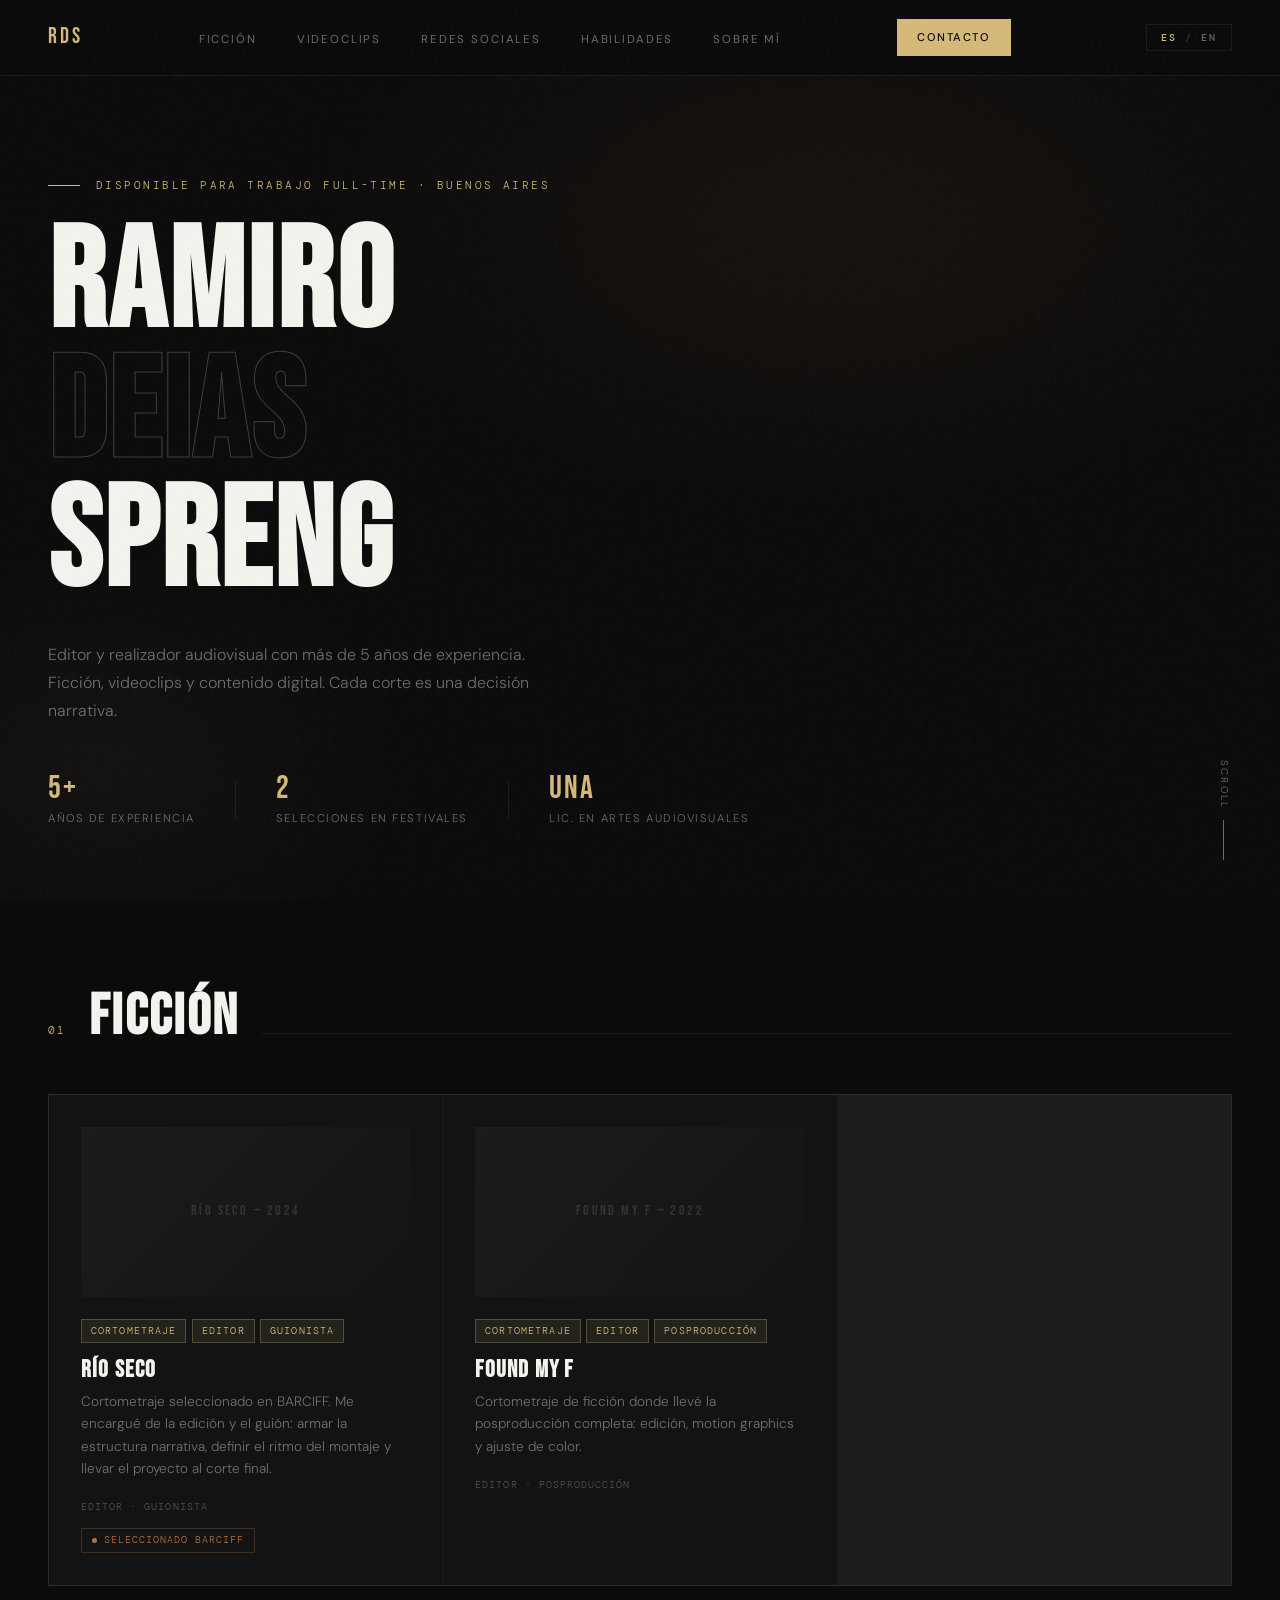
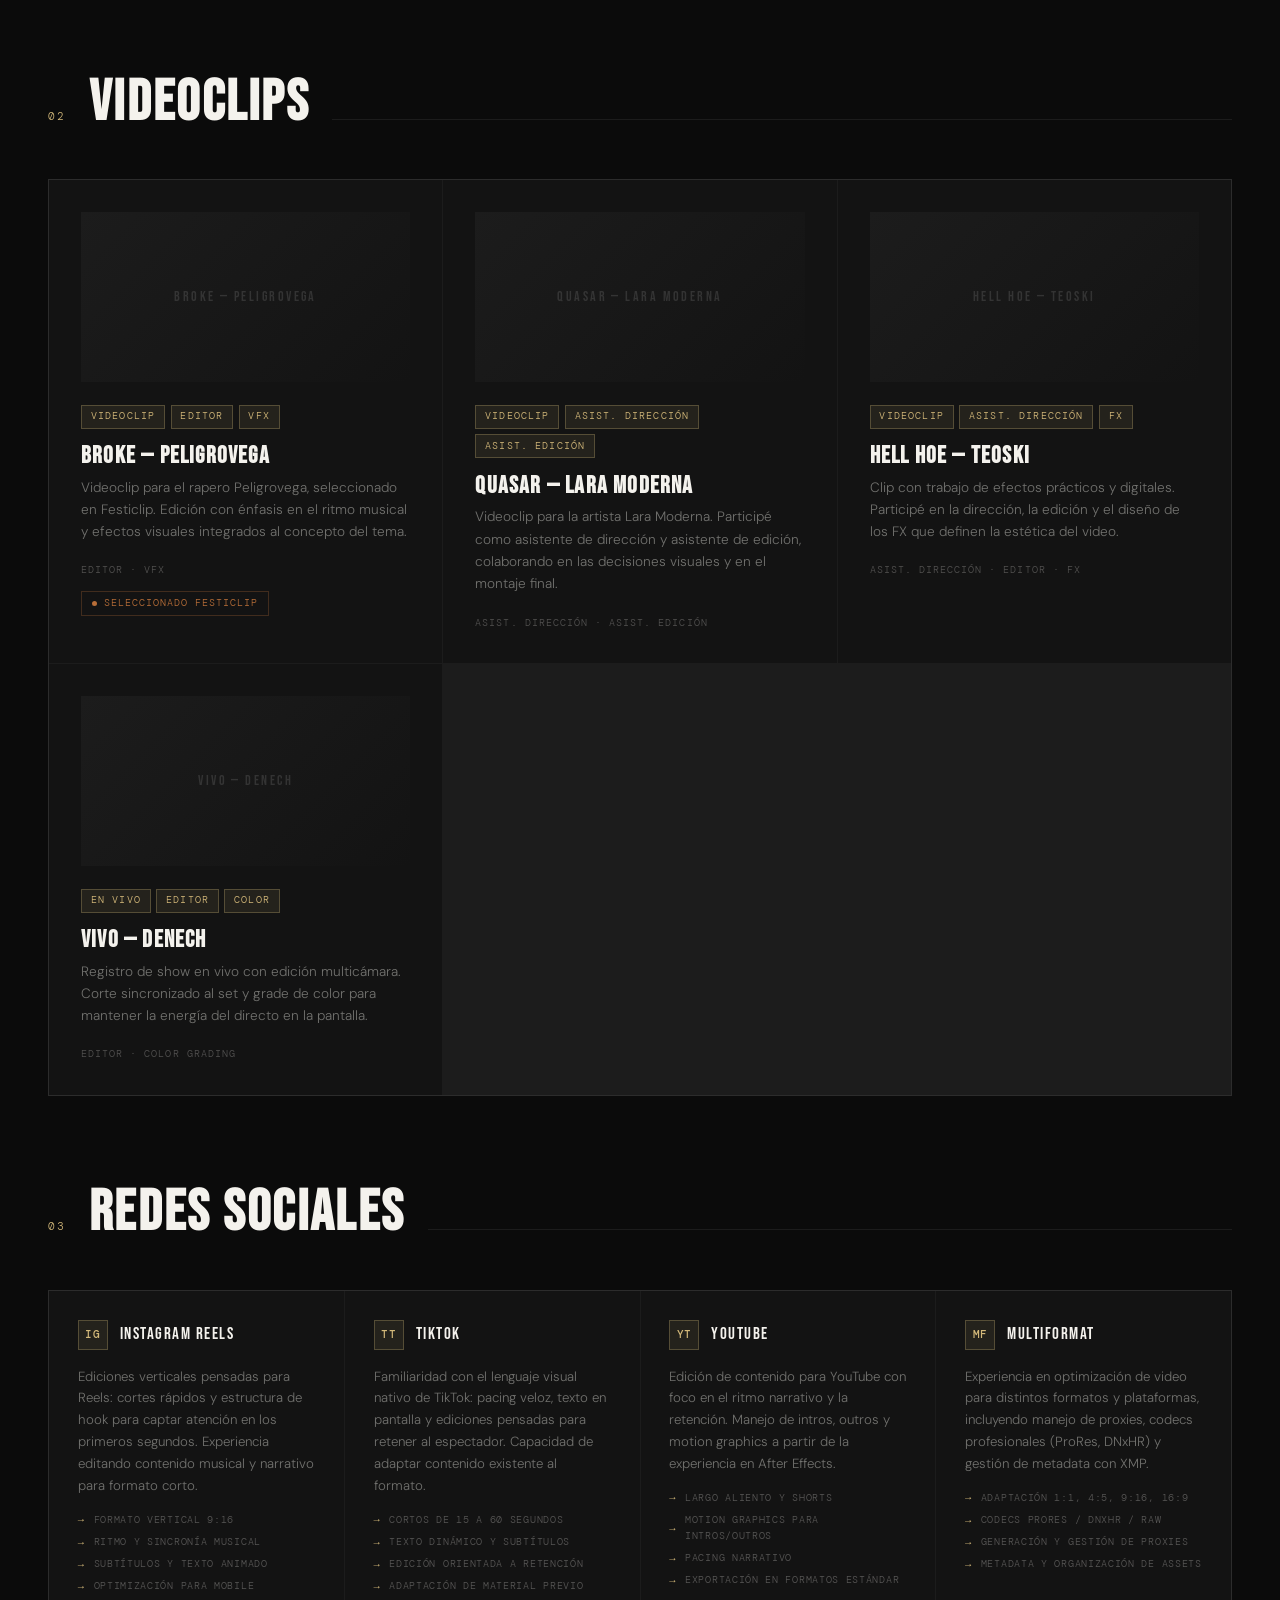
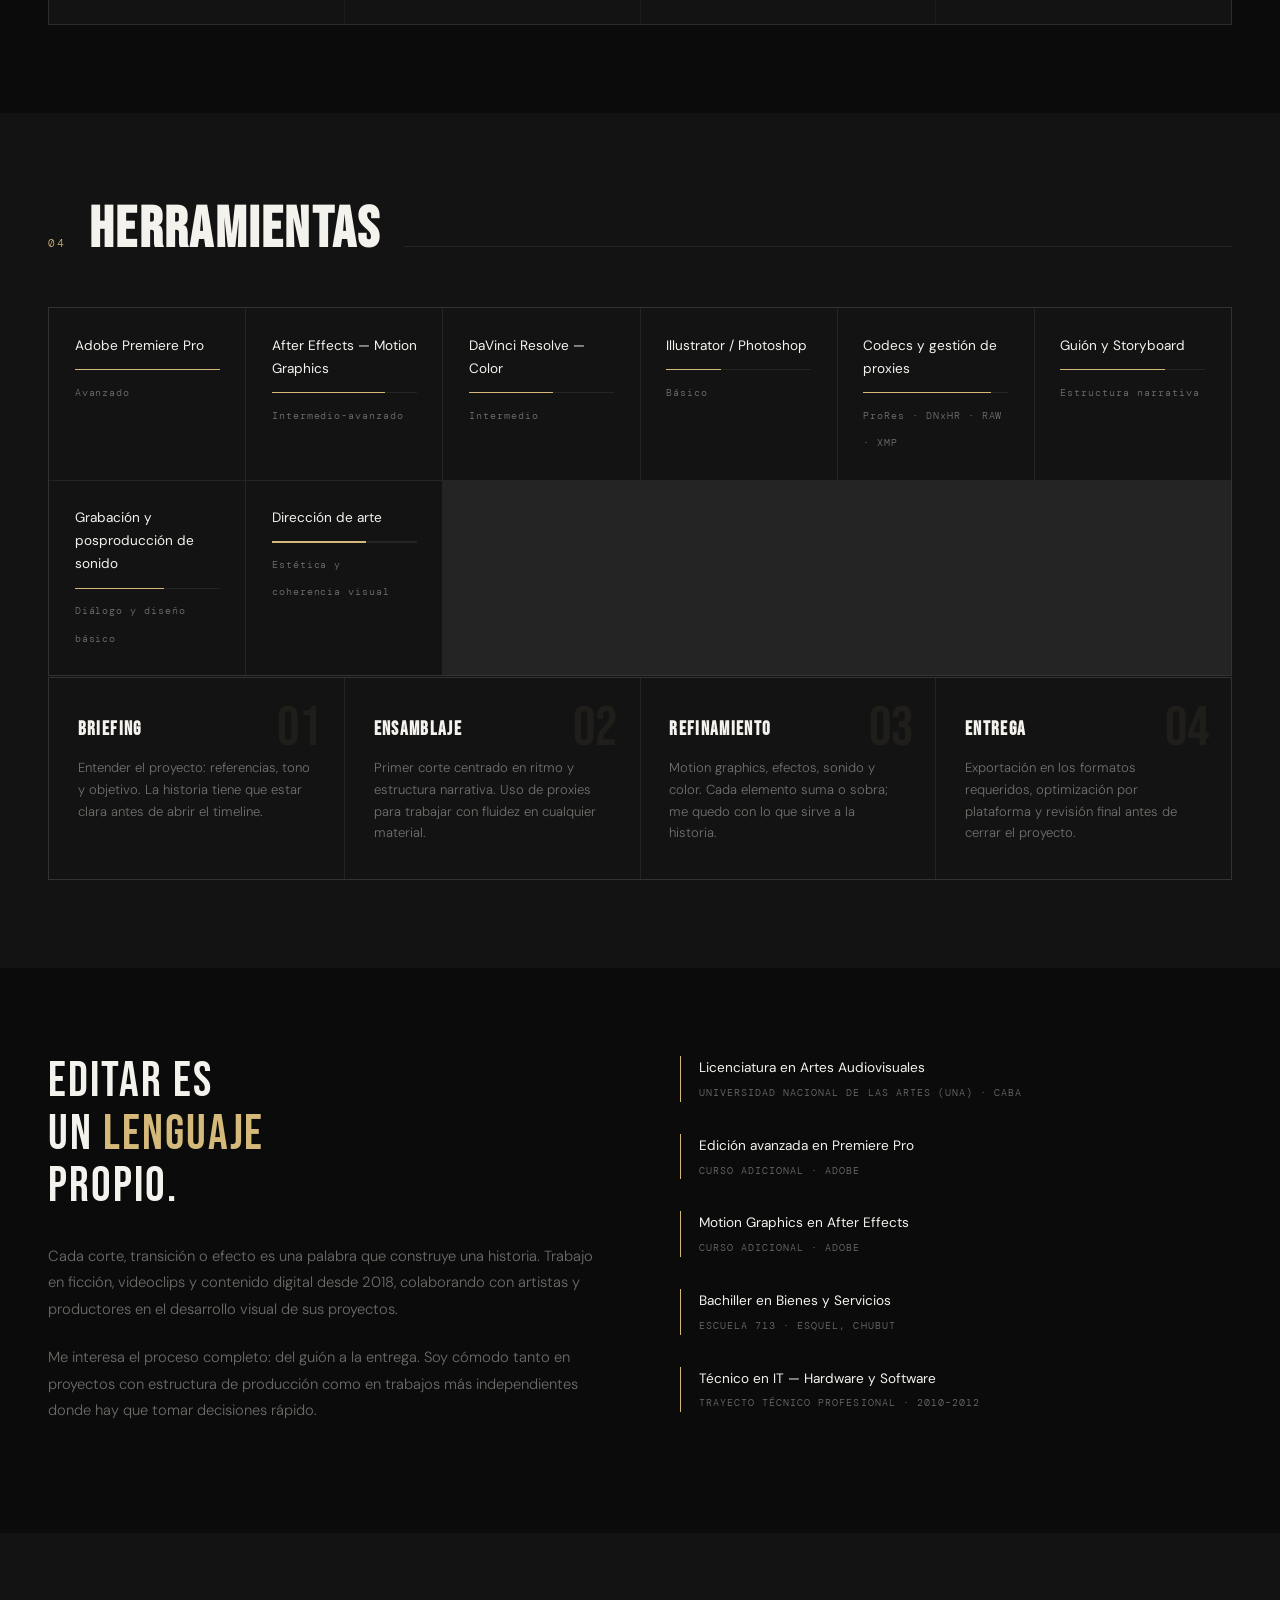
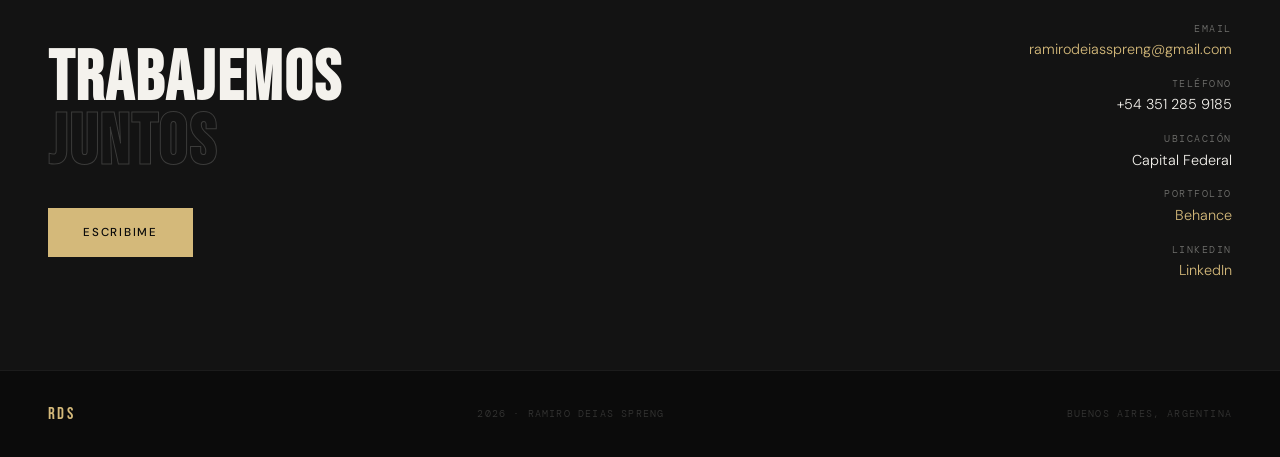
<file: index.html>
<!DOCTYPE html>
<html lang="es">
<head>
<meta charset="UTF-8">
<meta name="viewport" content="width=device-width, initial-scale=1.0">
<title>Ramiro Deias Spreng — Editor y Realizador Audiovisual</title>
<link rel="icon" type="image/svg+xml" href="data:image/svg+xml,%3Csvg xmlns='http://www.w3.org/2000/svg' viewBox='0 0 32 32'%3E%3Crect width='32' height='32' fill='%230b0b0b'/%3E%3Ctext x='50%25' y='50%25' dominant-baseline='central' text-anchor='middle' font-family='Georgia,serif' font-size='14' font-weight='700' letter-spacing='1' fill='%23d4b97a'%3ERDS%3C/text%3E%3C/svg%3E">
<link rel="preconnect" href="https://fonts.googleapis.com">
<link rel="preconnect" href="https://fonts.gstatic.com" crossorigin>
<link href="https://fonts.googleapis.com/css2?family=Bebas+Neue&family=DM+Sans:ital,opsz,wght@0,9..40,300;0,9..40,400;0,9..40,500;1,9..40,300&family=DM+Mono:wght@400;500&display=swap" rel="stylesheet">
<link rel="stylesheet" href="style.css">
</head>
<body>

<!-- NAV -->
<nav>
  <a class="nav-logo" href="#">RDS</a>
  <ul class="nav-links">
    <li><a href="#ficcion" data-es="Ficción" data-en="Fiction">Ficción</a></li>
    <li><a href="#videoclips" data-es="Videoclips" data-en="Music Videos">Videoclips</a></li>
    <li><a href="#redes" data-es="Redes Sociales" data-en="Social Media">Redes Sociales</a></li>
    <li><a href="#habilidades" data-es="Habilidades" data-en="Skills">Habilidades</a></li>
    <li><a href="#sobre-mi" data-es="Sobre mí" data-en="About">Sobre mí</a></li>
  </ul>
  <a class="nav-cta" href="mailto:Ramirodeiasspreng@gmail.com" data-es="Contacto" data-en="Contact">Contacto</a>
  <button class="lang-toggle" id="langToggle" onclick="toggleLang()" aria-label="Switch language">
    <span class="lang-active" id="langES">ES</span>
    <span class="lang-sep">/</span>
    <span id="langEN">EN</span>
  </button>
</nav>

<!-- HERO -->
<section class="hero" id="hero">
  <div class="hero-bg"></div>
  <p class="hero-eyebrow" data-es="Disponible para trabajo full-time · Buenos Aires" data-en="Available for full-time work · Buenos Aires">Disponible para trabajo full-time · Buenos Aires</p>
  <h1 class="hero-title">
    RAMIRO<br>
    <span class="outline">DEIAS</span><br>
    SPRENG
  </h1>
  <p class="hero-sub" data-es="Editor y realizador audiovisual con más de 5 años de experiencia. Ficción, videoclips y contenido digital. Cada corte es una decisión narrativa." data-en="Video editor and filmmaker with over 5 years of experience. Fiction, music videos, and digital content. Every cut is a narrative decision.">
    Editor y realizador audiovisual con más de 5 años de experiencia. Ficción, videoclips y contenido digital. Cada corte es una decisión narrativa.
  </p>
  <div class="hero-meta">
    <div class="hero-stat">
      <span class="hero-stat-num">5+</span>
      <span class="hero-stat-label" data-es="Años de experiencia" data-en="Years of experience">Años de experiencia</span>
    </div>
    <div class="hero-divider"></div>
    <div class="hero-stat">
      <span class="hero-stat-num">2</span>
      <span class="hero-stat-label" data-es="Selecciones en festivales" data-en="Festival selections">Selecciones en festivales</span>
    </div>
    <div class="hero-divider"></div>
    <div class="hero-stat">
      <span class="hero-stat-num">UNA</span>
      <span class="hero-stat-label" data-es="Lic. en Artes Audiovisuales" data-en="B.A. in Audiovisual Arts">Lic. en Artes Audiovisuales</span>
    </div>
  </div>
  <div class="scroll-hint" data-es="Scroll" data-en="Scroll">Scroll</div>
</section>

<!-- FICCIÓN -->
<section id="ficcion">
  <div class="section-header fade-in">
    <span class="section-label">01</span>
    <h2 class="section-title" data-es="Ficción" data-en="Fiction">Ficción</h2>
    <div class="section-line"></div>
  </div>

  <div class="projects-grid fade-in">

    <a class="project-card" href="https://www.behance.net/gallery/225291185/RIO-SECO-(2024)-Editor-Guionista-BARCIFF-SELECTED" target="_blank">
      <div class="project-thumb-placeholder">RÍO SECO — 2024</div>
      <div class="project-tags">
        <span class="tag" data-es="Cortometraje" data-en="Short Film">Cortometraje</span>
        <span class="tag">Editor</span>
        <span class="tag" data-es="Guionista" data-en="Screenwriter">Guionista</span>
      </div>
      <h3 class="project-title">Río Seco</h3>
      <p class="project-desc" data-es="Cortometraje seleccionado en BARCIFF. Me encargué de la edición y el guión: armar la estructura narrativa, definir el ritmo del montaje y llevar el proyecto al corte final." data-en="Short film selected at BARCIFF. I handled editing and screenplay: building the narrative structure, defining the editing pace, and delivering the final cut.">Cortometraje seleccionado en BARCIFF. Me encargué de la edición y el guión: armar la estructura narrativa, definir el ritmo del montaje y llevar el proyecto al corte final.</p>
      <p class="project-role" data-es="Editor · Guionista" data-en="Editor · Screenwriter">Editor · Guionista</p>
      <div class="project-award"><span class="award-dot"></span><span data-es="Seleccionado BARCIFF" data-en="BARCIFF Selection">Seleccionado BARCIFF</span></div>
    </a>

    <a class="project-card" href="https://www.behance.net/gallery/137851009/Found-my-F" target="_blank">
      <div class="project-thumb-placeholder">FOUND MY F — 2022</div>
      <div class="project-tags">
        <span class="tag" data-es="Cortometraje" data-en="Short Film">Cortometraje</span>
        <span class="tag">Editor</span>
        <span class="tag" data-es="Posproducción" data-en="Post-production">Posproducción</span>
      </div>
      <h3 class="project-title">Found My F</h3>
      <p class="project-desc" data-es="Cortometraje de ficción donde llevé la posproducción completa: edición, motion graphics y ajuste de color." data-en="Fiction short film where I handled full post-production: editing, motion graphics, and color grading.">Cortometraje de ficción donde llevé la posproducción completa: edición, motion graphics y ajuste de color.</p>
      <p class="project-role" data-es="Editor · Posproducción" data-en="Editor · Post-production">Editor · Posproducción</p>
    </a>

  </div>
</section>

<!-- VIDEOCLIPS -->
<section id="videoclips" style="padding-top: 0;">
  <div class="section-header fade-in">
    <span class="section-label">02</span>
    <h2 class="section-title" data-es="Videoclips" data-en="Music Videos">Videoclips</h2>
    <div class="section-line"></div>
  </div>

  <div class="projects-grid fade-in">

    <a class="project-card" href="https://www.behance.net/gallery/147562077/BROKE-PELIGROVEGA-Edicion-Festiclip-Selected" target="_blank">
      <div class="project-thumb-placeholder">BROKE — PELIGROVEGA</div>
      <div class="project-tags">
        <span class="tag" data-es="Videoclip" data-en="Music Video">Videoclip</span>
        <span class="tag">Editor</span>
        <span class="tag">VFX</span>
      </div>
      <h3 class="project-title">Broke — Peligrovega</h3>
      <p class="project-desc" data-es="Videoclip para el rapero Peligrovega, seleccionado en Festiclip. Edición con énfasis en el ritmo musical y efectos visuales integrados al concepto del tema." data-en="Music video for rapper Peligrovega, selected at Festiclip. Editing with emphasis on musical rhythm and visual effects integrated into the concept.">Videoclip para el rapero Peligrovega, seleccionado en Festiclip. Edición con énfasis en el ritmo musical y efectos visuales integrados al concepto del tema.</p>
      <p class="project-role">Editor · VFX</p>
      <div class="project-award"><span class="award-dot"></span><span data-es="Seleccionado Festiclip" data-en="Festiclip Selection">Seleccionado Festiclip</span></div>
    </a>

    <a class="project-card" href="https://www.behance.net/gallery/216476205/QUASAR-Lara-Moderna-Asist-Direccion-Asist-Edicion" target="_blank">
      <div class="project-thumb-placeholder">QUASAR — LARA MODERNA</div>
      <div class="project-tags">
        <span class="tag" data-es="Videoclip" data-en="Music Video">Videoclip</span>
        <span class="tag" data-es="Asist. Dirección" data-en="Asst. Director">Asist. Dirección</span>
        <span class="tag" data-es="Asist. Edición" data-en="Asst. Editor">Asist. Edición</span>
      </div>
      <h3 class="project-title">Quasar — Lara Moderna</h3>
      <p class="project-desc" data-es="Videoclip para la artista Lara Moderna. Participé como asistente de dirección y asistente de edición, colaborando en las decisiones visuales y en el montaje final." data-en="Music video for artist Lara Moderna. I joined as assistant director and assistant editor, contributing to visual decisions and the final cut.">Videoclip para la artista Lara Moderna. Participé como asistente de dirección y asistente de edición, colaborando en las decisiones visuales y en el montaje final.</p>
      <p class="project-role" data-es="Asist. Dirección · Asist. Edición" data-en="Asst. Director · Asst. Editor">Asist. Dirección · Asist. Edición</p>
    </a>

    <a class="project-card" href="https://www.behance.net/gallery/173261821/Teoski-Hell-Hoe-Edicion-Asist-Direc-Fxs" target="_blank">
      <div class="project-thumb-placeholder">HELL HOE — TEOSKI</div>
      <div class="project-tags">
        <span class="tag" data-es="Videoclip" data-en="Music Video">Videoclip</span>
        <span class="tag" data-es="Asist. Dirección" data-en="Asst. Director">Asist. Dirección</span>
        <span class="tag">FX</span>
      </div>
      <h3 class="project-title">Hell Hoe — Teoski</h3>
      <p class="project-desc" data-es="Clip con trabajo de efectos prácticos y digitales. Participé en la dirección, la edición y el diseño de los FX que definen la estética del video." data-en="Video with practical and digital effects work. I participated in direction, editing, and FX design that define the video's aesthetic.">Clip con trabajo de efectos prácticos y digitales. Participé en la dirección, la edición y el diseño de los FX que definen la estética del video.</p>
      <p class="project-role" data-es="Asist. Dirección · Editor · FX" data-en="Asst. Director · Editor · FX">Asist. Dirección · Editor · FX</p>
    </a>

    <a class="project-card" href="https://www.behance.net/gallery/196552117/Denech-Vivo" target="_blank">
      <div class="project-thumb-placeholder">VIVO — DENECH</div>
      <div class="project-tags">
        <span class="tag" data-es="En vivo" data-en="Live">En vivo</span>
        <span class="tag">Editor</span>
        <span class="tag" data-es="Color" data-en="Color">Color</span>
      </div>
      <h3 class="project-title">Vivo — Denech</h3>
      <p class="project-desc" data-es="Registro de show en vivo con edición multicámara. Corte sincronizado al set y grade de color para mantener la energía del directo en la pantalla." data-en="Live show recording with multicamera editing. Set-synced cut and color grade to preserve the energy of the performance on screen.">Registro de show en vivo con edición multicámara. Corte sincronizado al set y grade de color para mantener la energía del directo en la pantalla.</p>
      <p class="project-role" data-es="Editor · Color Grading" data-en="Editor · Color Grading">Editor · Color Grading</p>
    </a>

  </div>
</section>

<!-- REDES SOCIALES -->
<section id="redes" style="padding-top: 0;">
  <div class="section-header fade-in">
    <span class="section-label">03</span>
    <h2 class="section-title" data-es="Redes Sociales" data-en="Social Media">Redes Sociales</h2>
    <div class="section-line"></div>
  </div>

  <div class="social-grid fade-in">

    <div class="social-card">
      <div class="social-platform">
        <div class="platform-icon">IG</div>
        <span class="platform-name">Instagram Reels</span>
      </div>
      <p class="social-desc" data-es="Ediciones verticales pensadas para Reels: cortes rápidos y estructura de hook para captar atención en los primeros segundos. Experiencia editando contenido musical y narrativo para formato corto." data-en="Vertical edits designed for Reels: fast cuts and hook structure to capture attention in the first seconds. Experience editing musical and narrative content for short-form.">Ediciones verticales pensadas para Reels: cortes rápidos y estructura de hook para captar atención en los primeros segundos. Experiencia editando contenido musical y narrativo para formato corto.</p>
      <div class="social-specs">
        <span class="social-spec" data-es="Formato vertical 9:16" data-en="Vertical format 9:16">Formato vertical 9:16</span>
        <span class="social-spec" data-es="Ritmo y sincronía musical" data-en="Rhythm and musical sync">Ritmo y sincronía musical</span>
        <span class="social-spec" data-es="Subtítulos y texto animado" data-en="Subtitles and animated text">Subtítulos y texto animado</span>
        <span class="social-spec" data-es="Optimización para mobile" data-en="Mobile optimization">Optimización para mobile</span>
      </div>
    </div>

    <div class="social-card">
      <div class="social-platform">
        <div class="platform-icon">TT</div>
        <span class="platform-name">TikTok</span>
      </div>
      <p class="social-desc" data-es="Familiaridad con el lenguaje visual nativo de TikTok: pacing veloz, texto en pantalla y ediciones pensadas para retener al espectador. Capacidad de adaptar contenido existente al formato." data-en="Fluency in TikTok's native visual language: fast pacing, on-screen text, and edits designed to retain viewers. Ability to adapt existing content to the format.">Familiaridad con el lenguaje visual nativo de TikTok: pacing veloz, texto en pantalla y ediciones pensadas para retener al espectador. Capacidad de adaptar contenido existente al formato.</p>
      <div class="social-specs">
        <span class="social-spec" data-es="Cortos de 15 a 60 segundos" data-en="15 to 60-second clips">Cortos de 15 a 60 segundos</span>
        <span class="social-spec" data-es="Texto dinámico y subtítulos" data-en="Dynamic text and subtitles">Texto dinámico y subtítulos</span>
        <span class="social-spec" data-es="Edición orientada a retención" data-en="Retention-focused editing">Edición orientada a retención</span>
        <span class="social-spec" data-es="Adaptación de material previo" data-en="Repurposing existing material">Adaptación de material previo</span>
      </div>
    </div>

    <div class="social-card">
      <div class="social-platform">
        <div class="platform-icon">YT</div>
        <span class="platform-name">YouTube</span>
      </div>
      <p class="social-desc" data-es="Edición de contenido para YouTube con foco en el ritmo narrativo y la retención. Manejo de intros, outros y motion graphics a partir de la experiencia en After Effects." data-en="YouTube content editing focused on narrative pacing and retention. Management of intros, outros, and motion graphics from After Effects experience.">Edición de contenido para YouTube con foco en el ritmo narrativo y la retención. Manejo de intros, outros y motion graphics a partir de la experiencia en After Effects.</p>
      <div class="social-specs">
        <span class="social-spec" data-es="Largo aliento y Shorts" data-en="Long-form and Shorts">Largo aliento y Shorts</span>
        <span class="social-spec" data-es="Motion graphics para intros/outros" data-en="Motion graphics for intros/outros">Motion graphics para intros/outros</span>
        <span class="social-spec" data-es="Pacing narrativo" data-en="Narrative pacing">Pacing narrativo</span>
        <span class="social-spec" data-es="Exportación en formatos estándar" data-en="Export in standard formats">Exportación en formatos estándar</span>
      </div>
    </div>

    <div class="social-card">
      <div class="social-platform">
        <div class="platform-icon">MF</div>
        <span class="platform-name" data-es="Multiformat" data-en="Multiformat">Multiformat</span>
      </div>
      <p class="social-desc" data-es="Experiencia en optimización de video para distintos formatos y plataformas, incluyendo manejo de proxies, codecs profesionales (ProRes, DNxHR) y gestión de metadata con XMP." data-en="Experience optimizing video for different formats and platforms, including proxy workflows, professional codecs (ProRes, DNxHR), and XMP metadata management.">Experiencia en optimización de video para distintos formatos y plataformas, incluyendo manejo de proxies, codecs profesionales (ProRes, DNxHR) y gestión de metadata con XMP.</p>
      <div class="social-specs">
        <span class="social-spec">Adaptación 1:1, 4:5, 9:16, 16:9</span>
        <span class="social-spec">Codecs ProRes / DNxHR / RAW</span>
        <span class="social-spec" data-es="Generación y gestión de proxies" data-en="Proxy generation and management">Generación y gestión de proxies</span>
        <span class="social-spec" data-es="Metadata y organización de assets" data-en="Metadata and asset organization">Metadata y organización de assets</span>
      </div>
    </div>

  </div>
</section>

<!-- HABILIDADES -->
<section id="habilidades" class="skills-section">
  <div class="section-header fade-in">
    <span class="section-label">04</span>
    <h2 class="section-title" data-es="Herramientas" data-en="Tools">Herramientas</h2>
    <div class="section-line"></div>
  </div>

  <div class="skills-grid fade-in">
    <div class="skill-item">
      <p class="skill-name">Adobe Premiere Pro</p>
      <div class="skill-bar-bg"><div class="skill-bar-fill" data-width="100%"></div></div>
      <span class="skill-level" data-es="Avanzado" data-en="Advanced">Avanzado</span>
    </div>
    <div class="skill-item">
      <p class="skill-name">After Effects — Motion Graphics</p>
      <div class="skill-bar-bg"><div class="skill-bar-fill" data-width="78%"></div></div>
      <span class="skill-level" data-es="Intermedio-avanzado" data-en="Intermediate-advanced">Intermedio-avanzado</span>
    </div>
    <div class="skill-item">
      <p class="skill-name">DaVinci Resolve — Color</p>
      <div class="skill-bar-bg"><div class="skill-bar-fill" data-width="58%"></div></div>
      <span class="skill-level" data-es="Intermedio" data-en="Intermediate">Intermedio</span>
    </div>
    <div class="skill-item">
      <p class="skill-name">Illustrator / Photoshop</p>
      <div class="skill-bar-bg"><div class="skill-bar-fill" data-width="38%"></div></div>
      <span class="skill-level" data-es="Básico" data-en="Basic">Básico</span>
    </div>
    <div class="skill-item">
      <p class="skill-name" data-es="Codecs y gestión de proxies" data-en="Codecs and proxy management">Codecs y gestión de proxies</p>
      <div class="skill-bar-bg"><div class="skill-bar-fill" data-width="88%"></div></div>
      <span class="skill-level">ProRes · DNxHR · RAW · XMP</span>
    </div>
    <div class="skill-item">
      <p class="skill-name" data-es="Guión y Storyboard" data-en="Screenplay and Storyboard">Guión y Storyboard</p>
      <div class="skill-bar-bg"><div class="skill-bar-fill" data-width="72%"></div></div>
      <span class="skill-level" data-es="Estructura narrativa" data-en="Narrative structure">Estructura narrativa</span>
    </div>
    <div class="skill-item">
      <p class="skill-name" data-es="Grabación y posproducción de sonido" data-en="Sound recording and post-production">Grabación y posproducción de sonido</p>
      <div class="skill-bar-bg"><div class="skill-bar-fill" data-width="62%"></div></div>
      <span class="skill-level" data-es="Diálogo y diseño básico" data-en="Dialogue and basic sound design">Diálogo y diseño básico</span>
    </div>
    <div class="skill-item">
      <p class="skill-name" data-es="Dirección de arte" data-en="Art direction">Dirección de arte</p>
      <div class="skill-bar-bg"><div class="skill-bar-fill" data-width="65%"></div></div>
      <span class="skill-level" data-es="Estética y coherencia visual" data-en="Aesthetics and visual consistency">Estética y coherencia visual</span>
    </div>
  </div>

  <div class="process-list fade-in">
    <div class="process-step">
      <span class="process-num">01</span>
      <h3 class="process-title" data-es="Briefing" data-en="Briefing">Briefing</h3>
      <p class="process-desc" data-es="Entender el proyecto: referencias, tono y objetivo. La historia tiene que estar clara antes de abrir el timeline." data-en="Understanding the project: references, tone, and goal. The story must be clear before opening the timeline.">Entender el proyecto: referencias, tono y objetivo. La historia tiene que estar clara antes de abrir el timeline.</p>
    </div>
    <div class="process-step">
      <span class="process-num">02</span>
      <h3 class="process-title" data-es="Ensamblaje" data-en="Assembly">Ensamblaje</h3>
      <p class="process-desc" data-es="Primer corte centrado en ritmo y estructura narrativa. Uso de proxies para trabajar con fluidez en cualquier material." data-en="First cut focused on rhythm and narrative structure. Using proxies to work smoothly with any material.">Primer corte centrado en ritmo y estructura narrativa. Uso de proxies para trabajar con fluidez en cualquier material.</p>
    </div>
    <div class="process-step">
      <span class="process-num">03</span>
      <h3 class="process-title" data-es="Refinamiento" data-en="Refinement">Refinamiento</h3>
      <p class="process-desc" data-es="Motion graphics, efectos, sonido y color. Cada elemento suma o sobra; me quedo con lo que sirve a la historia." data-en="Motion graphics, effects, sound, and color. Every element either adds or is cut — I keep what serves the story.">Motion graphics, efectos, sonido y color. Cada elemento suma o sobra; me quedo con lo que sirve a la historia.</p>
    </div>
    <div class="process-step">
      <span class="process-num">04</span>
      <h3 class="process-title" data-es="Entrega" data-en="Delivery">Entrega</h3>
      <p class="process-desc" data-es="Exportación en los formatos requeridos, optimización por plataforma y revisión final antes de cerrar el proyecto." data-en="Export in required formats, platform optimization, and final review before closing the project.">Exportación en los formatos requeridos, optimización por plataforma y revisión final antes de cerrar el proyecto.</p>
    </div>
  </div>
</section>

<!-- SOBRE MÍ -->
<section id="sobre-mi">
  <div class="about-inner fade-in">
    <div class="about-left">
      <p class="big-text" data-es="Editar es<br>un <span>lenguaje</span><br>propio." data-en="Editing is<br>its own <span>language</span>.">Editar es<br>un <span>lenguaje</span><br>propio.</p>
      <p class="about-body" data-es="Cada corte, transición o efecto es una palabra que construye una historia. Trabajo en ficción, videoclips y contenido digital desde 2018, colaborando con artistas y productores en el desarrollo visual de sus proyectos." data-en="Every cut, transition, or effect is a word that builds a story. I've worked in fiction, music videos, and digital content since 2018, collaborating with artists and producers on the visual development of their projects.">Cada corte, transición o efecto es una palabra que construye una historia. Trabajo en ficción, videoclips y contenido digital desde 2018, colaborando con artistas y productores en el desarrollo visual de sus proyectos.</p>
      <p class="about-body" data-es="Me interesa el proceso completo: del guión a la entrega. Soy cómodo tanto en proyectos con estructura de producción como en trabajos más independientes donde hay que tomar decisiones rápido." data-en="I'm interested in the full process: from script to delivery. I'm comfortable in both structured productions and more independent projects where quick decisions are needed.">Me interesa el proceso completo: del guión a la entrega. Soy cómodo tanto en proyectos con estructura de producción como en trabajos más independientes donde hay que tomar decisiones rápido.</p>
    </div>
    <div class="about-right">
      <div class="edu-block" style="margin-bottom: 2rem;">
        <p class="edu-title" data-es="Licenciatura en Artes Audiovisuales" data-en="B.A. in Audiovisual Arts">Licenciatura en Artes Audiovisuales</p>
        <p class="edu-meta" data-es="Universidad Nacional de las Artes (UNA) · CABA" data-en="National University of the Arts (UNA) · Buenos Aires">Universidad Nacional de las Artes (UNA) · CABA</p>
      </div>
      <div class="edu-block" style="margin-bottom: 2rem;">
        <p class="edu-title" data-es="Edición avanzada en Premiere Pro" data-en="Advanced Editing in Premiere Pro">Edición avanzada en Premiere Pro</p>
        <p class="edu-meta" data-es="Curso adicional · Adobe" data-en="Additional course · Adobe">Curso adicional · Adobe</p>
      </div>
      <div class="edu-block" style="margin-bottom: 2rem;">
        <p class="edu-title" data-es="Motion Graphics en After Effects" data-en="Motion Graphics in After Effects">Motion Graphics en After Effects</p>
        <p class="edu-meta" data-es="Curso adicional · Adobe" data-en="Additional course · Adobe">Curso adicional · Adobe</p>
      </div>
      <div class="edu-block" style="margin-bottom: 2rem;">
        <p class="edu-title" data-es="Bachiller en Bienes y Servicios" data-en="High School Diploma — Business Track">Bachiller en Bienes y Servicios</p>
        <p class="edu-meta" data-es="Escuela 713 · Esquel, Chubut" data-en="School 713 · Esquel, Chubut">Escuela 713 · Esquel, Chubut</p>
      </div>
      <div class="edu-block">
        <p class="edu-title" data-es="Técnico en IT — Hardware y Software" data-en="IT Technician — Hardware and Software">Técnico en IT — Hardware y Software</p>
        <p class="edu-meta" data-es="Trayecto técnico profesional · 2010–2012" data-en="Technical vocational track · 2010–2012">Trayecto técnico profesional · 2010–2012</p>
      </div>
    </div>
  </div>
</section>

<!-- CONTACTO -->
<section id="contacto" class="contact-section">
  <div class="contact-inner fade-in">
    <div>
      <h2 class="contact-heading">
        <span data-es="TRABAJEMOS" data-en="LET'S WORK">TRABAJEMOS</span><br>
        <span class="dim" data-es="JUNTOS" data-en="TOGETHER">JUNTOS</span>
      </h2>
      <a class="cta-button" href="mailto:Ramirodeiasspreng@gmail.com" data-es="Escribime" data-en="Get in touch">Escribime</a>
    </div>
    <div class="contact-info">
      <div class="contact-line">
        <span class="contact-label" data-es="Email" data-en="Email">Email</span>
        <span class="contact-value"><a href="mailto:Ramirodeiasspreng@gmail.com">ramirodeiasspreng@gmail.com</a></span>
      </div>
      <div class="contact-line">
        <span class="contact-label" data-es="Teléfono" data-en="Phone">Teléfono</span>
        <span class="contact-value">+54 351 285 9185</span>
      </div>
      <div class="contact-line">
        <span class="contact-label" data-es="Ubicación" data-en="Location">Ubicación</span>
        <span class="contact-value">Capital Federal</span>
      </div>
      <div class="contact-line">
        <span class="contact-label">Portfolio</span>
        <span class="contact-value"><a href="https://www.behance.net/Ramirods95" target="_blank">Behance</a></span>
      </div>
      <div class="contact-line">
        <span class="contact-label">LinkedIn</span>
        <span class="contact-value"><a href="https://www.linkedin.com/in/ramiro-deias-spreng-7b7a8416b" target="_blank">LinkedIn</a></span>
      </div>
    </div>
  </div>
</section>

<!-- FOOTER -->
<footer>
  <span class="footer-logo">RDS</span>
  <span class="footer-text"> 2026 · Ramiro Deias Spreng</span>
  <span class="footer-text">Buenos Aires, Argentina</span>
</footer>

<script>
const observer = new IntersectionObserver((entries) => {
  entries.forEach(entry => {
    if (entry.isIntersecting) {
      entry.target.classList.add('visible');
      entry.target.querySelectorAll('.skill-bar-fill').forEach(fill => {
        fill.style.width = fill.getAttribute('data-width');
      });
    }
  });
}, { threshold: 0.08 });

document.querySelectorAll('.fade-in').forEach(el => observer.observe(el));

/* ── LANGUAGE TOGGLE ── */
let currentLang = 'es';

function toggleLang() {
  currentLang = currentLang === 'es' ? 'en' : 'es';
  applyLang(currentLang);
}

function applyLang(lang) {
  document.querySelectorAll('[data-es][data-en]').forEach(el => {
    const val = el.getAttribute('data-' + lang);
    if (val !== null) {
      if (el.innerHTML.includes('<') && val.includes('<')) {
        el.innerHTML = val;
      } else {
        el.textContent = val;
      }
    }
  });

  const titles = {
    es: 'Ramiro Deias Spreng — Editor y Realizador Audiovisual',
    en: 'Ramiro Deias Spreng — Video Editor & Filmmaker'
  };
  document.title = titles[lang];

  document.documentElement.lang = lang;

  const esEl = document.getElementById('langES');
  const enEl = document.getElementById('langEN');
  if (lang === 'es') {
    esEl.classList.add('lang-active');
    enEl.classList.remove('lang-active');
  } else {
    enEl.classList.add('lang-active');
    esEl.classList.remove('lang-active');
  }
}
</script>
</body>
</html>
</file>
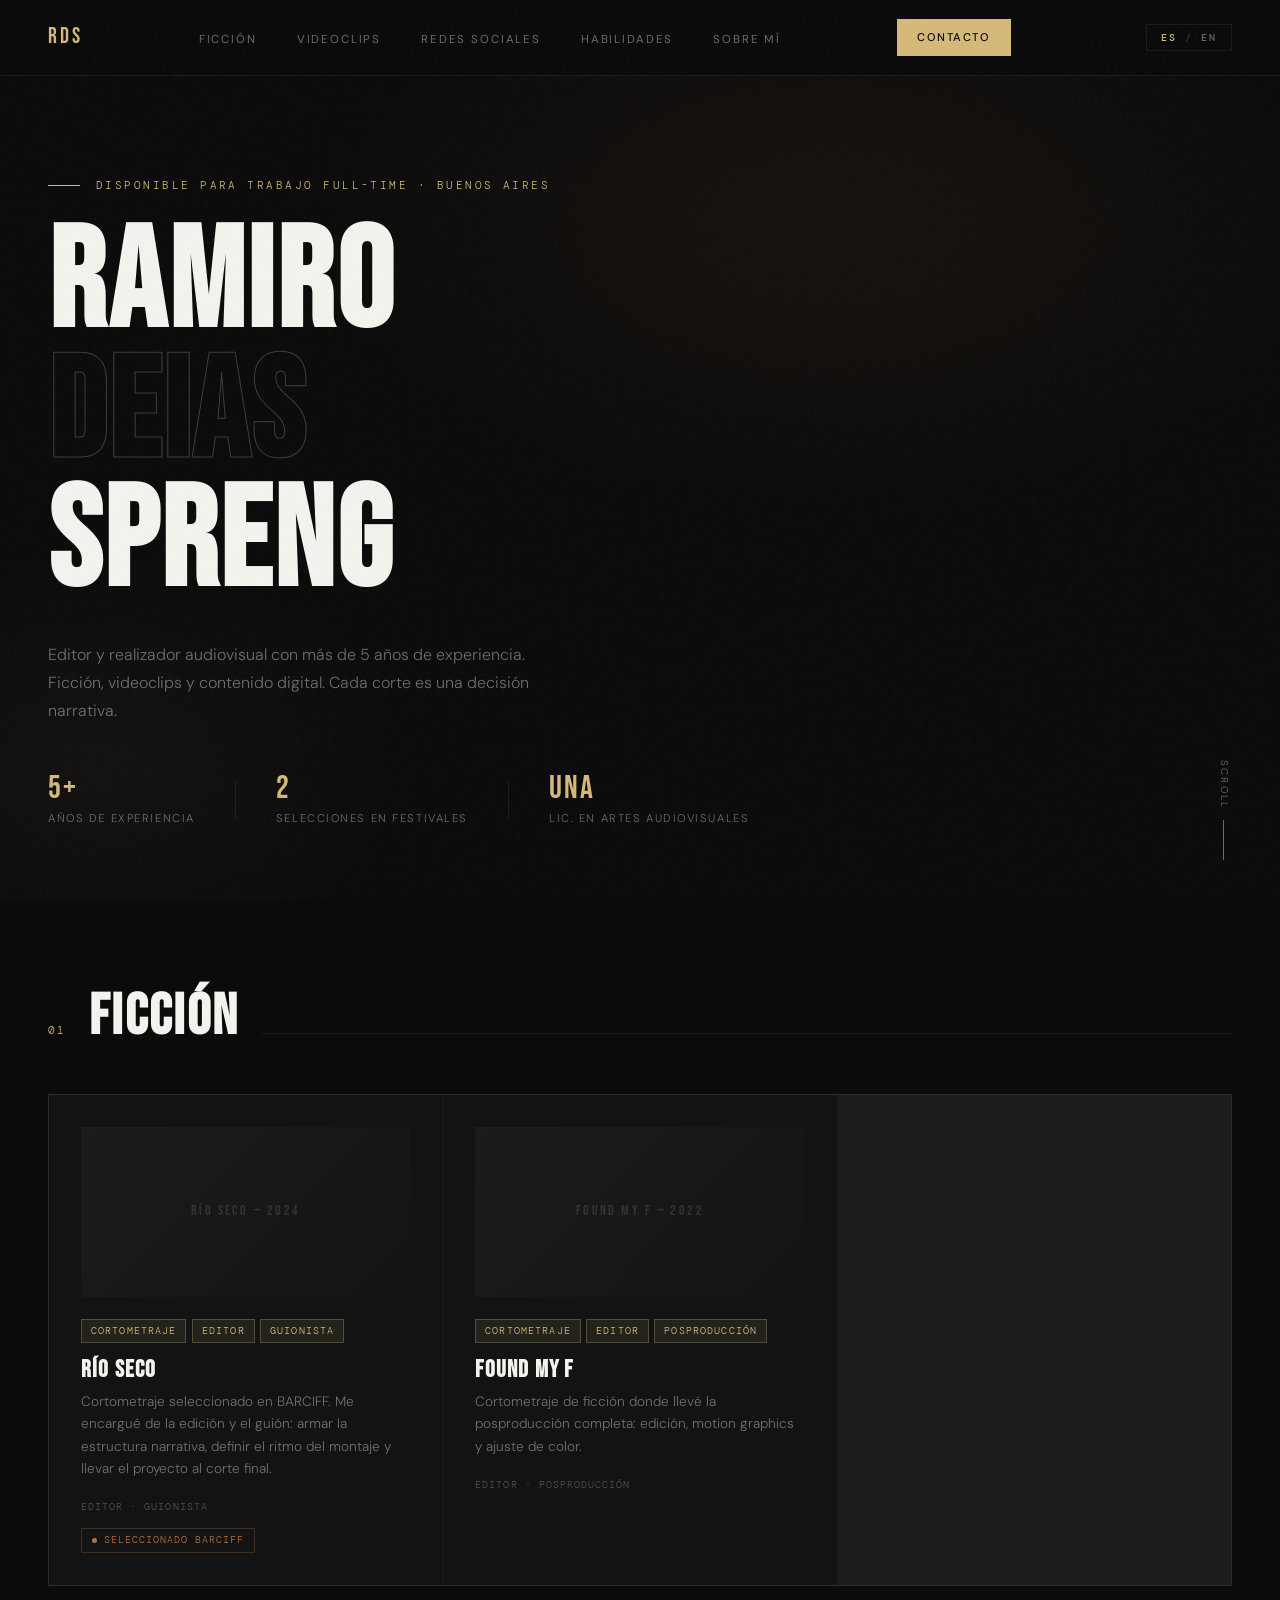
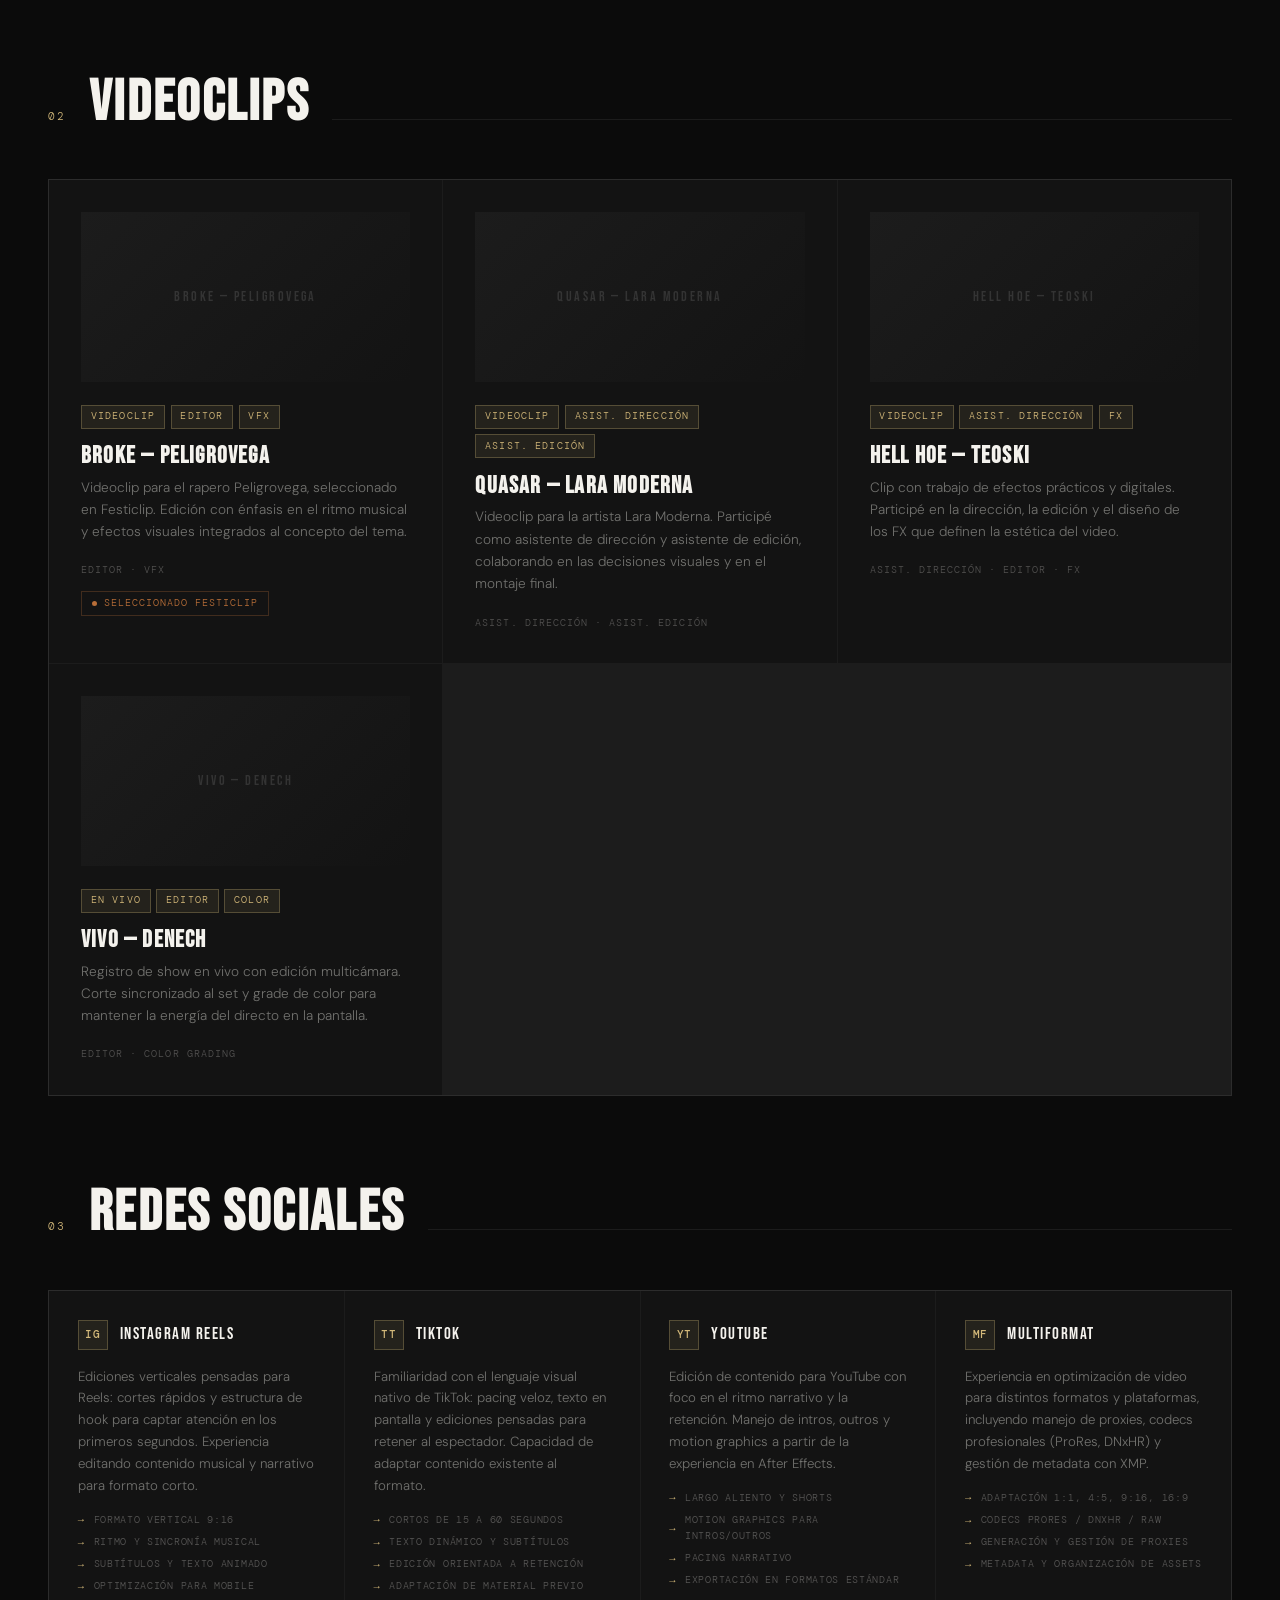
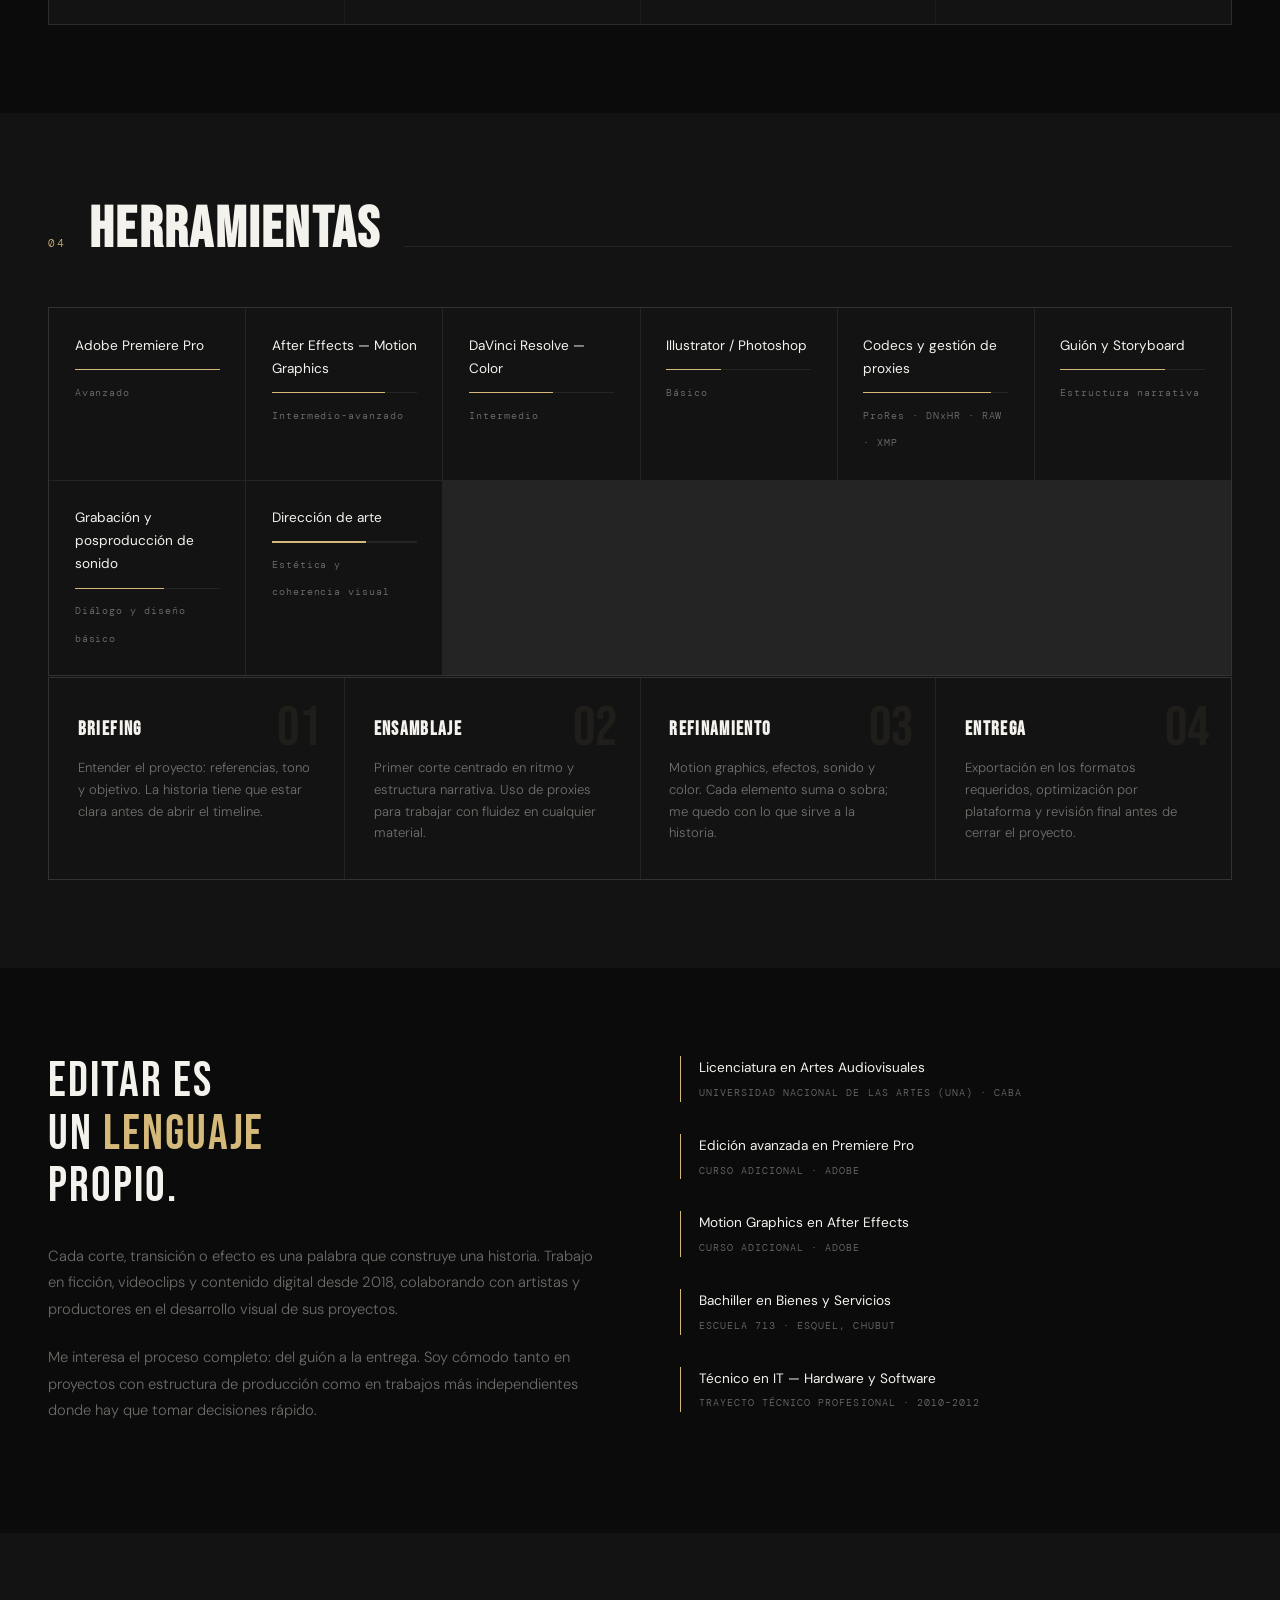
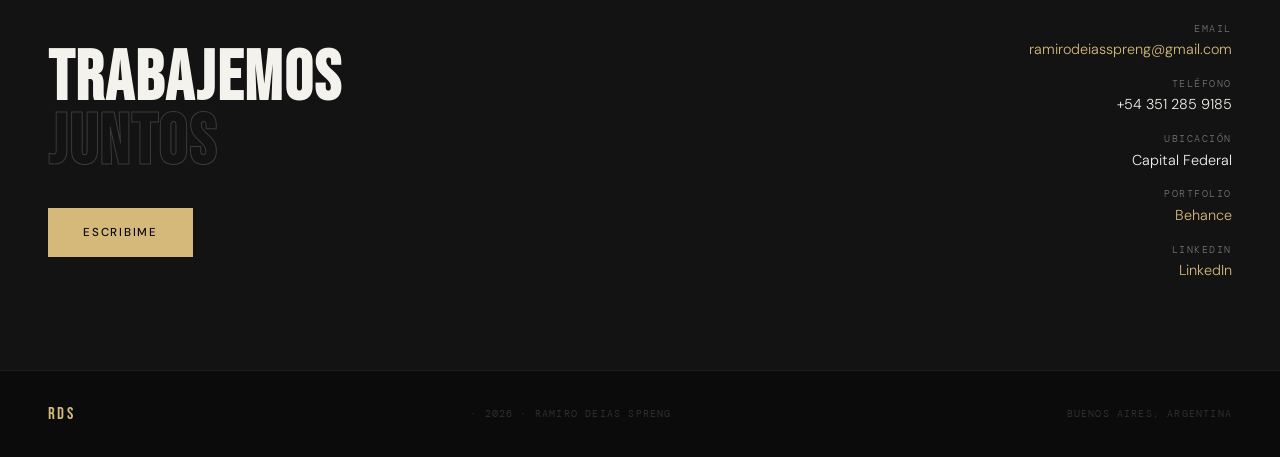
<file: ramiro-portfolio-v3.html>
<!DOCTYPE html>
<html lang="es">
<head>
<meta charset="UTF-8">
<meta name="viewport" content="width=device-width, initial-scale=1.0">
<title>Ramiro Deias Spreng — Editor y Realizador Audiovisual</title>
<link rel="icon" type="image/svg+xml" href="data:image/svg+xml,%3Csvg xmlns='http://www.w3.org/2000/svg' viewBox='0 0 32 32'%3E%3Crect width='32' height='32' fill='%230b0b0b'/%3E%3Ctext x='50%25' y='50%25' dominant-baseline='central' text-anchor='middle' font-family='Georgia,serif' font-size='14' font-weight='700' letter-spacing='1' fill='%23d4b97a'%3ERDS%3C/text%3E%3C/svg%3E">
<link rel="preconnect" href="https://fonts.googleapis.com">
<link rel="preconnect" href="https://fonts.gstatic.com" crossorigin>
<link href="https://fonts.googleapis.com/css2?family=Bebas+Neue&family=DM+Sans:ital,opsz,wght@0,9..40,300;0,9..40,400;0,9..40,500;1,9..40,300&family=DM+Mono:wght@400;500&display=swap" rel="stylesheet">

<style>
*, *::before, *::after { box-sizing: border-box; margin: 0; padding: 0; }

:root {
  --black: #0b0b0b;
  --off-black: #131313;
  --border: rgba(255,255,255,0.07);
  --white: #f4f2ed;
  --muted: rgba(244,242,237,0.42);
  --accent: #d4b97a;
  --accent2: #b86e38;
  --tag-bg: rgba(212,185,122,0.09);
  --tag-border: rgba(212,185,122,0.28);
}

html { scroll-behavior: smooth; }

body {
  background: var(--black);
  color: var(--white);
  font-family: 'DM Sans', sans-serif;
  font-weight: 300;
  font-size: 16px;
  line-height: 1.7;
  overflow-x: hidden;
}

body::before {
  content: '';
  position: fixed;
  inset: 0;
  background-image: url("data:image/svg+xml,%3Csvg viewBox='0 0 200 200' xmlns='http://www.w3.org/2000/svg'%3E%3Cfilter id='n'%3E%3CfeTurbulence type='fractalNoise' baseFrequency='0.85' numOctaves='4' stitchTiles='stitch'/%3E%3C/filter%3E%3Crect width='100%25' height='100%25' filter='url(%23n)' opacity='0.035'/%3E%3C/svg%3E");
  pointer-events: none;
  z-index: 9999;
  opacity: 0.55;
}

/* NAV */
nav {
  position: fixed;
  top: 0; left: 0; right: 0;
  z-index: 100;
  display: flex;
  align-items: center;
  justify-content: space-between;
  padding: 1.2rem 3rem;
  border-bottom: 1px solid var(--border);
  background: rgba(11,11,11,0.88);
  backdrop-filter: blur(18px);
}

.nav-logo {
  font-family: 'Bebas Neue', sans-serif;
  font-size: 1.35rem;
  letter-spacing: 0.14em;
  color: var(--accent);
  text-decoration: none;
}

.nav-links {
  display: flex;
  gap: 2.5rem;
  list-style: none;
}

.nav-links a {
  font-size: 0.72rem;
  font-weight: 400;
  letter-spacing: 0.16em;
  text-transform: uppercase;
  color: var(--muted);
  text-decoration: none;
  transition: color 0.2s;
}
.nav-links a:hover { color: var(--white); }

.nav-cta {
  font-size: 0.7rem;
  font-weight: 500;
  letter-spacing: 0.13em;
  text-transform: uppercase;
  color: var(--black);
  background: var(--accent);
  padding: 0.55rem 1.3rem;
  text-decoration: none;
  transition: background 0.2s;
}
.nav-cta:hover { background: var(--accent2); color: var(--white); }

/* HERO */
.hero {
  min-height: 100vh;
  display: flex;
  flex-direction: column;
  justify-content: flex-end;
  padding: 8rem 3rem 4.5rem;
  position: relative;
  overflow: hidden;
}

.hero-bg {
  position: absolute;
  inset: 0;
  background:
    radial-gradient(ellipse 70% 55% at 65% 25%, rgba(184,110,56,0.07) 0%, transparent 60%),
    radial-gradient(ellipse 45% 45% at 8% 85%, rgba(212,185,122,0.04) 0%, transparent 55%);
}

.hero-eyebrow {
  font-family: 'DM Mono', monospace;
  font-size: 0.7rem;
  letter-spacing: 0.22em;
  text-transform: uppercase;
  color: var(--accent);
  margin-bottom: 1.6rem;
  position: relative;
  display: flex;
  align-items: center;
  gap: 1rem;
}

.hero-eyebrow::before {
  content: '';
  display: inline-block;
  width: 2rem;
  height: 1px;
  background: var(--accent);
}

.hero-title {
  font-family: 'Bebas Neue', sans-serif;
  font-size: clamp(4.5rem, 11vw, 10rem);
  line-height: 0.92;
  letter-spacing: 0.02em;
  position: relative;
  margin-bottom: 2rem;
}

.hero-title .outline {
  -webkit-text-stroke: 1px rgba(244,242,237,0.22);
  color: transparent;
}

.hero-sub {
  max-width: 500px;
  color: var(--muted);
  font-size: 1rem;
  line-height: 1.75;
  margin-bottom: 3rem;
  position: relative;
}

.hero-meta {
  display: flex;
  align-items: center;
  gap: 2.5rem;
  position: relative;
}

.hero-stat { display: flex; flex-direction: column; }

.hero-stat-num {
  font-family: 'Bebas Neue', sans-serif;
  font-size: 2rem;
  letter-spacing: 0.06em;
  color: var(--accent);
  line-height: 1;
}

.hero-stat-label {
  font-size: 0.7rem;
  letter-spacing: 0.14em;
  text-transform: uppercase;
  color: var(--muted);
  margin-top: 0.25rem;
}

.hero-divider {
  width: 1px;
  height: 2.5rem;
  background: var(--border);
}

.scroll-hint {
  position: absolute;
  bottom: 2.5rem;
  right: 3rem;
  writing-mode: vertical-rl;
  font-size: 0.62rem;
  letter-spacing: 0.22em;
  text-transform: uppercase;
  color: var(--muted);
  display: flex;
  align-items: center;
  gap: 0.7rem;
}

.scroll-hint::after {
  content: '';
  display: block;
  width: 1px;
  height: 2.5rem;
  background: var(--muted);
  animation: sline 1.6s ease-in-out infinite;
}

@keyframes sline {
  0%, 100% { opacity: 0.25; transform: scaleY(0.4); transform-origin: top; }
  50% { opacity: 1; transform: scaleY(1); }
}

/* SECTIONS */
section { padding: 5.5rem 3rem; }

.section-header {
  display: flex;
  align-items: baseline;
  gap: 1.4rem;
  margin-bottom: 3rem;
}

.section-label {
  font-family: 'DM Mono', monospace;
  font-size: 0.66rem;
  letter-spacing: 0.22em;
  text-transform: uppercase;
  color: var(--accent);
}

.section-title {
  font-family: 'Bebas Neue', sans-serif;
  font-size: clamp(2.2rem, 4.5vw, 3.6rem);
  letter-spacing: 0.04em;
  color: var(--white);
  line-height: 1;
}

.section-line {
  flex: 1;
  height: 1px;
  background: var(--border);
}

/* PROJECT CARDS */
.projects-grid {
  display: grid;
  grid-template-columns: repeat(auto-fill, minmax(300px, 1fr));
  gap: 1px;
  background: var(--border);
  border: 1px solid var(--border);
}

.project-card {
  background: var(--off-black);
  padding: 2rem;
  position: relative;
  overflow: hidden;
  transition: background 0.25s;
  cursor: pointer;
  text-decoration: none;
  display: block;
  color: inherit;
}

.project-card::before {
  content: '';
  position: absolute;
  inset: 0;
  background: linear-gradient(130deg, rgba(212,185,122,0.035) 0%, transparent 55%);
  opacity: 0;
  transition: opacity 0.25s;
}

.project-card:hover { background: #181818; }
.project-card:hover::before { opacity: 1; }

.project-thumb-placeholder {
  width: 100%;
  height: 170px;
  background: linear-gradient(135deg, #1c1c1c 0%, #131313 100%);
  display: flex;
  align-items: center;
  justify-content: center;
  margin-bottom: 1.4rem;
  font-family: 'Bebas Neue', sans-serif;
  font-size: 0.85rem;
  letter-spacing: 0.18em;
  color: rgba(255,255,255,0.12);
}

.project-tags {
  display: flex;
  flex-wrap: wrap;
  gap: 0.35rem;
  margin-bottom: 0.9rem;
}

.tag {
  font-family: 'DM Mono', monospace;
  font-size: 0.6rem;
  letter-spacing: 0.12em;
  text-transform: uppercase;
  color: var(--accent);
  background: var(--tag-bg);
  border: 1px solid var(--tag-border);
  padding: 0.18rem 0.55rem;
}

.project-title {
  font-family: 'Bebas Neue', sans-serif;
  font-size: 1.5rem;
  letter-spacing: 0.05em;
  margin-bottom: 0.45rem;
  line-height: 1.1;
}

.project-desc {
  font-size: 0.85rem;
  color: var(--muted);
  line-height: 1.65;
  margin-bottom: 1.1rem;
}

.project-role {
  font-family: 'DM Mono', monospace;
  font-size: 0.65rem;
  letter-spacing: 0.1em;
  color: rgba(244,242,237,0.28);
  text-transform: uppercase;
}

.project-award {
  display: inline-flex;
  align-items: center;
  gap: 0.4rem;
  margin-top: 0.75rem;
  font-family: 'DM Mono', monospace;
  font-size: 0.62rem;
  letter-spacing: 0.1em;
  text-transform: uppercase;
  color: var(--accent2);
  border: 1px solid rgba(184,110,56,0.28);
  padding: 0.18rem 0.65rem;
}

.award-dot {
  width: 5px; height: 5px;
  border-radius: 50%;
  background: var(--accent2);
  flex-shrink: 0;
}

/* SKILLS */
.skills-section { background: var(--off-black); }

.skills-grid {
  display: grid;
  grid-template-columns: repeat(auto-fill, minmax(190px, 1fr));
  gap: 1px;
  background: var(--border);
  border: 1px solid var(--border);
  margin-bottom: 1px;
}

.skill-item {
  background: var(--off-black);
  padding: 1.6rem;
}

.skill-name {
  font-size: 0.85rem;
  font-weight: 400;
  margin-bottom: 0.75rem;
  color: var(--white);
}

.skill-bar-bg {
  height: 1.5px;
  background: rgba(255,255,255,0.07);
  position: relative;
  margin-bottom: 0.4rem;
}

.skill-bar-fill {
  position: absolute;
  top: 0; left: 0;
  height: 100%;
  background: var(--accent);
  transition: width 1.1s cubic-bezier(0.4,0,0.2,1);
  width: 0%;
}

.skill-level {
  font-family: 'DM Mono', monospace;
  font-size: 0.6rem;
  color: var(--muted);
  letter-spacing: 0.1em;
}

/* PROCESO */
.process-list {
  display: grid;
  grid-template-columns: repeat(4, 1fr);
  gap: 1px;
  background: var(--border);
  border: 1px solid var(--border);
  margin-top: 1px;
}

.process-step {
  background: var(--off-black);
  padding: 2.2rem 1.8rem;
  position: relative;
}

.process-num {
  font-family: 'Bebas Neue', sans-serif;
  font-size: 3.5rem;
  color: rgba(212,185,122,0.07);
  line-height: 1;
  position: absolute;
  top: 1.4rem; right: 1.4rem;
}

.process-title {
  font-family: 'Bebas Neue', sans-serif;
  font-size: 1.2rem;
  letter-spacing: 0.07em;
  margin-bottom: 0.7rem;
  color: var(--white);
}

.process-desc {
  font-size: 0.82rem;
  color: var(--muted);
  line-height: 1.65;
}

/* REDES */
.social-grid {
  display: grid;
  grid-template-columns: repeat(auto-fill, minmax(270px, 1fr));
  gap: 1px;
  background: var(--border);
  border: 1px solid var(--border);
}

.social-card {
  background: var(--off-black);
  padding: 1.8rem;
}

.social-platform {
  display: flex;
  align-items: center;
  gap: 0.75rem;
  margin-bottom: 1rem;
}

.platform-icon {
  width: 30px; height: 30px;
  display: flex;
  align-items: center;
  justify-content: center;
  font-size: 0.68rem;
  font-family: 'DM Mono', monospace;
  font-weight: 500;
  background: var(--tag-bg);
  border: 1px solid var(--tag-border);
  color: var(--accent);
  letter-spacing: 0.04em;
  flex-shrink: 0;
}

.platform-name {
  font-family: 'Bebas Neue', sans-serif;
  font-size: 1.05rem;
  letter-spacing: 0.09em;
  color: var(--white);
}

.social-desc {
  font-size: 0.83rem;
  color: var(--muted);
  line-height: 1.65;
  margin-bottom: 0.9rem;
}

.social-specs {
  display: flex;
  flex-direction: column;
  gap: 0.28rem;
}

.social-spec {
  display: flex;
  align-items: center;
  gap: 0.55rem;
  font-family: 'DM Mono', monospace;
  font-size: 0.62rem;
  letter-spacing: 0.07em;
  text-transform: uppercase;
  color: rgba(244,242,237,0.3);
}

.social-spec::before {
  content: '→';
  color: var(--accent);
  font-size: 0.65rem;
}

/* SOBRE MÍ */
.about-inner {
  display: grid;
  grid-template-columns: 1fr 1fr;
  gap: 5rem;
  align-items: start;
}

.about-left .big-text {
  font-family: 'Bebas Neue', sans-serif;
  font-size: clamp(2.2rem, 3.8vw, 3.2rem);
  letter-spacing: 0.04em;
  line-height: 1.08;
  color: var(--white);
  margin-bottom: 1.8rem;
}

.about-left .big-text span { color: var(--accent); }

.about-body {
  font-size: 0.92rem;
  color: var(--muted);
  line-height: 1.82;
  margin-bottom: 1.3rem;
}

.edu-block {
  border-left: 1px solid var(--accent);
  padding-left: 1.1rem;
  margin-bottom: 1.4rem;
}

.edu-title {
  font-size: 0.85rem;
  font-weight: 400;
  color: var(--white);
  margin-bottom: 0.3rem;
}

.edu-meta {
  font-family: 'DM Mono', monospace;
  font-size: 0.65rem;
  letter-spacing: 0.1em;
  color: var(--muted);
  text-transform: uppercase;
}

/* CONTACTO */
.contact-section { background: var(--off-black); }

.contact-inner {
  display: grid;
  grid-template-columns: 1fr auto;
  gap: 4rem;
  align-items: center;
}

.contact-heading {
  font-family: 'Bebas Neue', sans-serif;
  font-size: clamp(2.8rem, 5.5vw, 5.5rem);
  line-height: 0.92;
  letter-spacing: 0.03em;
}

.contact-heading .dim {
  -webkit-text-stroke: 1px rgba(244,242,237,0.18);
  color: transparent;
  display: block;
}

.contact-info {
  display: flex;
  flex-direction: column;
  gap: 0.9rem;
  text-align: right;
}

.contact-line { display: flex; flex-direction: column; }

.contact-label {
  font-family: 'DM Mono', monospace;
  font-size: 0.6rem;
  letter-spacing: 0.16em;
  text-transform: uppercase;
  color: var(--muted);
}

.contact-value { font-size: 0.9rem; color: var(--white); }

.contact-value a {
  color: var(--accent);
  text-decoration: none;
  transition: color 0.2s;
}
.contact-value a:hover { color: var(--accent2); }

.cta-button {
  display: inline-block;
  margin-top: 2rem;
  font-size: 0.72rem;
  font-weight: 500;
  letter-spacing: 0.15em;
  text-transform: uppercase;
  color: var(--black);
  background: var(--accent);
  padding: 0.9rem 2.2rem;
  text-decoration: none;
  transition: background 0.2s, color 0.2s;
}
.cta-button:hover { background: var(--accent2); color: var(--white); }

/* FOOTER */
footer {
  padding: 1.8rem 3rem;
  border-top: 1px solid var(--border);
  display: flex;
  align-items: center;
  justify-content: space-between;
}

.footer-logo {
  font-family: 'Bebas Neue', sans-serif;
  font-size: 1.05rem;
  letter-spacing: 0.14em;
  color: var(--accent);
}

.footer-text {
  font-family: 'DM Mono', monospace;
  font-size: 0.62rem;
  letter-spacing: 0.12em;
  text-transform: uppercase;
  color: rgba(244,242,237,0.18);
}

/* LANG TOGGLE */
.lang-toggle {
  font-family: 'DM Mono', monospace;
  font-size: 0.65rem;
  font-weight: 500;
  letter-spacing: 0.18em;
  text-transform: uppercase;
  color: var(--muted);
  background: transparent;
  border: 1px solid var(--border);
  padding: 0.4rem 0.9rem;
  cursor: pointer;
  transition: color 0.2s, border-color 0.2s;
  display: flex;
  align-items: center;
  gap: 0.5rem;
  margin-left: 1.2rem;
  flex-shrink: 0;
}
.lang-toggle:hover {
  color: var(--accent);
  border-color: var(--accent);
}
.lang-toggle .lang-sep {
  color: rgba(244,242,237,0.18);
}
.lang-toggle .lang-active {
  color: var(--accent);
}

/* ANIMACIONES */
.fade-in {
  opacity: 0;
  transform: translateY(20px);
  transition: opacity 0.65s ease, transform 0.65s ease;
}
.fade-in.visible { opacity: 1; transform: none; }

@media (max-width: 820px) {
  nav { padding: 1rem 1.5rem; }
  .nav-links { display: none; }
  section { padding: 4rem 1.5rem; }
  .hero { padding: 6.5rem 1.5rem 3.5rem; }
  .about-inner { grid-template-columns: 1fr; gap: 2.5rem; }
  .contact-inner { grid-template-columns: 1fr; gap: 2rem; }
  .contact-info { text-align: left; }
  .process-list { grid-template-columns: 1fr 1fr; }
  footer { flex-direction: column; gap: 0.8rem; text-align: center; }
  .scroll-hint { display: none; }
}
</style>
</head>
<body>

<!-- NAV -->
<nav>
  <a class="nav-logo" href="#">RDS</a>
  <ul class="nav-links">
    <li><a href="#ficcion" data-es="Ficción" data-en="Fiction">Ficción</a></li>
    <li><a href="#videoclips" data-es="Videoclips" data-en="Music Videos">Videoclips</a></li>
    <li><a href="#redes" data-es="Redes Sociales" data-en="Social Media">Redes Sociales</a></li>
    <li><a href="#habilidades" data-es="Habilidades" data-en="Skills">Habilidades</a></li>
    <li><a href="#sobre-mi" data-es="Sobre mí" data-en="About">Sobre mí</a></li>
  </ul>
  <a class="nav-cta" href="mailto:Ramirodeiasspreng@gmail.com" data-es="Contacto" data-en="Contact">Contacto</a>
  <button class="lang-toggle" id="langToggle" onclick="toggleLang()" aria-label="Switch language">
    <span class="lang-active" id="langES">ES</span>
    <span class="lang-sep">/</span>
    <span id="langEN">EN</span>
  </button>
</nav>

<!-- HERO -->
<section class="hero" id="hero">
  <div class="hero-bg"></div>
  <p class="hero-eyebrow" data-es="Disponible para trabajo full-time · Buenos Aires" data-en="Available for full-time work · Buenos Aires">Disponible para trabajo full-time · Buenos Aires</p>
  <h1 class="hero-title">
    RAMIRO<br>
    <span class="outline">DEIAS</span><br>
    SPRENG
  </h1>
  <p class="hero-sub" data-es="Editor y realizador audiovisual con más de 5 años de experiencia. Ficción, videoclips y contenido digital. Cada corte es una decisión narrativa." data-en="Audiovisual editor and filmmaker with over 5 years of experience. Fiction, music videos, and digital content. Every cut is a narrative decision.">
    Editor y realizador audiovisual con más de 5 años de experiencia. Ficción, videoclips y contenido digital. Cada corte es una decisión narrativa.
  </p>
  <div class="hero-meta">
    <div class="hero-stat">
      <span class="hero-stat-num">5+</span>
      <span class="hero-stat-label" data-es="Años de experiencia" data-en="Years of experience">Años de experiencia</span>
    </div>
    <div class="hero-divider"></div>
    <div class="hero-stat">
      <span class="hero-stat-num">2</span>
      <span class="hero-stat-label" data-es="Selecciones en festivales" data-en="Festival selections">Selecciones en festivales</span>
    </div>
    <div class="hero-divider"></div>
    <div class="hero-stat">
      <span class="hero-stat-num">UNA</span>
      <span class="hero-stat-label" data-es="Lic. en Artes Audiovisuales" data-en="B.A. in Audiovisual Arts">Lic. en Artes Audiovisuales</span>
    </div>
  </div>
  <div class="scroll-hint" data-es="Scroll" data-en="Scroll">Scroll</div>
</section>

<!-- FICCIÓN -->
<section id="ficcion">
  <div class="section-header fade-in">
    <span class="section-label">01</span>
    <h2 class="section-title" data-es="Ficción" data-en="Fiction">Ficción</h2>
    <div class="section-line"></div>
  </div>

  <div class="projects-grid fade-in">

    <a class="project-card" href="https://www.behance.net/gallery/225291185/RIO-SECO-(2024)-Editor-Guionista-BARCIFF-SELECTED" target="_blank">
      <div class="project-thumb-placeholder">RÍO SECO — 2024</div>
      <div class="project-tags">
        <span class="tag" data-es="Cortometraje" data-en="Short Film">Cortometraje</span>
        <span class="tag">Editor</span>
        <span class="tag" data-es="Guionista" data-en="Screenwriter">Guionista</span>
      </div>
      <h3 class="project-title">Río Seco</h3>
      <p class="project-desc" data-es="Cortometraje seleccionado en BARCIFF. Me encargué de la edición y el guión: armar la estructura narrativa, definir el ritmo del montaje y llevar el proyecto al corte final." data-en="Short film selected at BARCIFF. I handled editing and screenplay: building the narrative structure, defining the editing pace, and delivering the final cut.">Cortometraje seleccionado en BARCIFF. Me encargué de la edición y el guión: armar la estructura narrativa, definir el ritmo del montaje y llevar el proyecto al corte final.</p>
      <p class="project-role" data-es="Editor · Guionista" data-en="Editor · Screenwriter">Editor · Guionista</p>
      <div class="project-award"><span class="award-dot"></span><span data-es="Seleccionado BARCIFF" data-en="BARCIFF Selection">Seleccionado BARCIFF</span></div>
    </a>

    <a class="project-card" href="https://www.behance.net/gallery/137851009/Found-my-F" target="_blank">
      <div class="project-thumb-placeholder">FOUND MY F — 2022</div>
      <div class="project-tags">
        <span class="tag" data-es="Cortometraje" data-en="Short Film">Cortometraje</span>
        <span class="tag">Editor</span>
        <span class="tag" data-es="Posproducción" data-en="Post-production">Posproducción</span>
      </div>
      <h3 class="project-title">Found My F</h3>
      <p class="project-desc" data-es="Cortometraje de ficción donde llevé la posproducción completa: edición, motion graphics y ajuste de color." data-en="Fiction short film where I handled full post-production: editing, motion graphics, and color grading.">Cortometraje de ficción donde llevé la posproducción completa: edición, motion graphics y ajuste de color.</p>
      <p class="project-role" data-es="Editor · Posproducción" data-en="Editor · Post-production">Editor · Posproducción</p>
    </a>

  </div>
</section>

<!-- VIDEOCLIPS -->
<section id="videoclips" style="padding-top: 0;">
  <div class="section-header fade-in">
    <span class="section-label">02</span>
    <h2 class="section-title" data-es="Videoclips" data-en="Music Videos">Videoclips</h2>
    <div class="section-line"></div>
  </div>

  <div class="projects-grid fade-in">

    <a class="project-card" href="https://www.behance.net/gallery/147562077/BROKE-PELIGROVEGA-Edicion-Festiclip-Selected" target="_blank">
      <div class="project-thumb-placeholder">BROKE — PELIGROVEGA</div>
      <div class="project-tags">
        <span class="tag" data-es="Videoclip" data-en="Music Video">Videoclip</span>
        <span class="tag">Editor</span>
        <span class="tag">VFX</span>
      </div>
      <h3 class="project-title">Broke — Peligrovega</h3>
      <p class="project-desc" data-es="Videoclip para el rapero Peligrovega, seleccionado en Festiclip. Edición con énfasis en el ritmo musical y efectos visuales integrados al concepto del tema." data-en="Music video for rapper Peligrovega, selected at Festiclip. Editing with emphasis on musical rhythm and visual effects integrated into the concept.">Videoclip para el rapero Peligrovega, seleccionado en Festiclip. Edición con énfasis en el ritmo musical y efectos visuales integrados al concepto del tema.</p>
      <p class="project-role">Editor · VFX</p>
      <div class="project-award"><span class="award-dot"></span><span data-es="Seleccionado Festiclip" data-en="Festiclip Selection">Seleccionado Festiclip</span></div>
    </a>

    <a class="project-card" href="https://www.behance.net/gallery/216476205/QUASAR-Lara-Moderna-Asist-Direccion-Asist-Edicion" target="_blank">
      <div class="project-thumb-placeholder">QUASAR — LARA MODERNA</div>
      <div class="project-tags">
        <span class="tag" data-es="Videoclip" data-en="Music Video">Videoclip</span>
        <span class="tag" data-es="Asist. Dirección" data-en="Asst. Director">Asist. Dirección</span>
        <span class="tag" data-es="Asist. Edición" data-en="Asst. Editor">Asist. Edición</span>
      </div>
      <h3 class="project-title">Quasar — Lara Moderna</h3>
      <p class="project-desc" data-es="Videoclip para la artista Lara Moderna. Participé como asistente de dirección y asistente de edición, colaborando en las decisiones visuales y en el montaje final." data-en="Music video for artist Lara Moderna. I joined as assistant director and assistant editor, contributing to visual decisions and the final cut.">Videoclip para la artista Lara Moderna. Participé como asistente de dirección y asistente de edición, colaborando en las decisiones visuales y en el montaje final.</p>
      <p class="project-role" data-es="Asist. Dirección · Asist. Edición" data-en="Asst. Director · Asst. Editor">Asist. Dirección · Asist. Edición</p>
    </a>

    <a class="project-card" href="https://www.behance.net/gallery/173261821/Teoski-Hell-Hoe-Edicion-Asist-Direc-Fxs" target="_blank">
      <div class="project-thumb-placeholder">HELL HOE — TEOSKI</div>
      <div class="project-tags">
        <span class="tag" data-es="Videoclip" data-en="Music Video">Videoclip</span>
        <span class="tag" data-es="Asist. Dirección" data-en="Asst. Director">Asist. Dirección</span>
        <span class="tag">FX</span>
      </div>
      <h3 class="project-title">Hell Hoe — Teoski</h3>
      <p class="project-desc" data-es="Clip con trabajo de efectos prácticos y digitales. Participé en la dirección, la edición y el diseño de los FX que definen la estética del video." data-en="Video with practical and digital effects work. I participated in direction, editing, and FX design that define the video's aesthetic.">Clip con trabajo de efectos prácticos y digitales. Participé en la dirección, la edición y el diseño de los FX que definen la estética del video.</p>
      <p class="project-role" data-es="Asist. Dirección · Editor · FX" data-en="Asst. Director · Editor · FX">Asist. Dirección · Editor · FX</p>
    </a>

    <a class="project-card" href="https://www.behance.net/gallery/196552117/Denech-Vivo" target="_blank">
      <div class="project-thumb-placeholder">VIVO — DENECH</div>
      <div class="project-tags">
        <span class="tag" data-es="En vivo" data-en="Live">En vivo</span>
        <span class="tag">Editor</span>
        <span class="tag" data-es="Color" data-en="Color">Color</span>
      </div>
      <h3 class="project-title">Vivo — Denech</h3>
      <p class="project-desc" data-es="Registro de show en vivo con edición multicámara. Corte sincronizado al set y grade de color para mantener la energía del directo en la pantalla." data-en="Live show recording with multicamera editing. Set-synced cut and color grade to preserve the energy of the performance on screen.">Registro de show en vivo con edición multicámara. Corte sincronizado al set y grade de color para mantener la energía del directo en la pantalla.</p>
      <p class="project-role" data-es="Editor · Color Grading" data-en="Editor · Color Grading">Editor · Color Grading</p>
    </a>

  </div>
</section>

<!-- REDES SOCIALES -->
<section id="redes" style="padding-top: 0;">
  <div class="section-header fade-in">
    <span class="section-label">03</span>
    <h2 class="section-title" data-es="Redes Sociales" data-en="Social Media">Redes Sociales</h2>
    <div class="section-line"></div>
  </div>

  <div class="social-grid fade-in">

    <div class="social-card">
      <div class="social-platform">
        <div class="platform-icon">IG</div>
        <span class="platform-name">Instagram Reels</span>
      </div>
      <p class="social-desc" data-es="Ediciones verticales pensadas para Reels: cortes rápidos y estructura de hook para captar atención en los primeros segundos. Experiencia editando contenido musical y narrativo para formato corto." data-en="Vertical edits designed for Reels: fast cuts and hook structure to capture attention in the first seconds. Experience editing musical and narrative content for short-form.">Ediciones verticales pensadas para Reels: cortes rápidos y estructura de hook para captar atención en los primeros segundos. Experiencia editando contenido musical y narrativo para formato corto.</p>
      <div class="social-specs">
        <span class="social-spec" data-es="Formato vertical 9:16" data-en="Vertical format 9:16">Formato vertical 9:16</span>
        <span class="social-spec" data-es="Ritmo y sincronía musical" data-en="Rhythm and musical sync">Ritmo y sincronía musical</span>
        <span class="social-spec" data-es="Subtítulos y texto animado" data-en="Subtitles and animated text">Subtítulos y texto animado</span>
        <span class="social-spec" data-es="Optimización para mobile" data-en="Mobile optimization">Optimización para mobile</span>
      </div>
    </div>

    <div class="social-card">
      <div class="social-platform">
        <div class="platform-icon">TT</div>
        <span class="platform-name">TikTok</span>
      </div>
      <p class="social-desc" data-es="Familiaridad con el lenguaje visual nativo de TikTok: pacing veloz, texto en pantalla y ediciones pensadas para retener al espectador. Capacidad de adaptar contenido existente al formato." data-en="Fluency in TikTok's native visual language: fast pacing, on-screen text, and edits designed to retain viewers. Ability to adapt existing content to the format.">Familiaridad con el lenguaje visual nativo de TikTok: pacing veloz, texto en pantalla y ediciones pensadas para retener al espectador. Capacidad de adaptar contenido existente al formato.</p>
      <div class="social-specs">
        <span class="social-spec" data-es="Cortos de 15 a 60 segundos" data-en="15 to 60-second clips">Cortos de 15 a 60 segundos</span>
        <span class="social-spec" data-es="Texto dinámico y subtítulos" data-en="Dynamic text and subtitles">Texto dinámico y subtítulos</span>
        <span class="social-spec" data-es="Edición orientada a retención" data-en="Retention-focused editing">Edición orientada a retención</span>
        <span class="social-spec" data-es="Adaptación de material previo" data-en="Repurposing existing material">Adaptación de material previo</span>
      </div>
    </div>

    <div class="social-card">
      <div class="social-platform">
        <div class="platform-icon">YT</div>
        <span class="platform-name">YouTube</span>
      </div>
      <p class="social-desc" data-es="Edición de contenido para YouTube con foco en el ritmo narrativo y la retención. Manejo de intros, outros y motion graphics a partir de la experiencia en After Effects." data-en="YouTube content editing focused on narrative pacing and retention. Management of intros, outros, and motion graphics from After Effects experience.">Edición de contenido para YouTube con foco en el ritmo narrativo y la retención. Manejo de intros, outros y motion graphics a partir de la experiencia en After Effects.</p>
      <div class="social-specs">
        <span class="social-spec" data-es="Largo aliento y Shorts" data-en="Long-form and Shorts">Largo aliento y Shorts</span>
        <span class="social-spec" data-es="Motion graphics para intros/outros" data-en="Motion graphics for intros/outros">Motion graphics para intros/outros</span>
        <span class="social-spec" data-es="Pacing narrativo" data-en="Narrative pacing">Pacing narrativo</span>
        <span class="social-spec" data-es="Exportación en formatos estándar" data-en="Export in standard formats">Exportación en formatos estándar</span>
      </div>
    </div>

    <div class="social-card">
      <div class="social-platform">
        <div class="platform-icon">MF</div>
        <span class="platform-name" data-es="Multiformat" data-en="Multiformat">Multiformat</span>
      </div>
      <p class="social-desc" data-es="Experiencia en optimización de video para distintos formatos y plataformas, incluyendo manejo de proxies, codecs profesionales (ProRes, DNxHR) y gestión de metadata con XMP." data-en="Experience optimizing video for different formats and platforms, including proxy workflows, professional codecs (ProRes, DNxHR), and XMP metadata management.">Experiencia en optimización de video para distintos formatos y plataformas, incluyendo manejo de proxies, codecs profesionales (ProRes, DNxHR) y gestión de metadata con XMP.</p>
      <div class="social-specs">
        <span class="social-spec">Adaptación 1:1, 4:5, 9:16, 16:9</span>
        <span class="social-spec">Codecs ProRes / DNxHR / RAW</span>
        <span class="social-spec" data-es="Generación y gestión de proxies" data-en="Proxy generation and management">Generación y gestión de proxies</span>
        <span class="social-spec" data-es="Metadata y organización de assets" data-en="Metadata and asset organization">Metadata y organización de assets</span>
      </div>
    </div>

  </div>
</section>

<!-- HABILIDADES -->
<section id="habilidades" class="skills-section">
  <div class="section-header fade-in">
    <span class="section-label">04</span>
    <h2 class="section-title" data-es="Herramientas" data-en="Tools">Herramientas</h2>
    <div class="section-line"></div>
  </div>

  <div class="skills-grid fade-in">
    <div class="skill-item">
      <p class="skill-name">Adobe Premiere Pro</p>
      <div class="skill-bar-bg"><div class="skill-bar-fill" data-width="100%"></div></div>
      <span class="skill-level" data-es="Avanzado" data-en="Advanced">Avanzado</span>
    </div>
    <div class="skill-item">
      <p class="skill-name">After Effects — Motion Graphics</p>
      <div class="skill-bar-bg"><div class="skill-bar-fill" data-width="78%"></div></div>
      <span class="skill-level" data-es="Intermedio-avanzado" data-en="Intermediate-advanced">Intermedio-avanzado</span>
    </div>
    <div class="skill-item">
      <p class="skill-name">DaVinci Resolve — Color</p>
      <div class="skill-bar-bg"><div class="skill-bar-fill" data-width="58%"></div></div>
      <span class="skill-level" data-es="Intermedio" data-en="Intermediate">Intermedio</span>
    </div>
    <div class="skill-item">
      <p class="skill-name">Illustrator / Photoshop</p>
      <div class="skill-bar-bg"><div class="skill-bar-fill" data-width="38%"></div></div>
      <span class="skill-level" data-es="Básico" data-en="Basic">Básico</span>
    </div>
    <div class="skill-item">
      <p class="skill-name" data-es="Codecs y gestión de proxies" data-en="Codecs and proxy management">Codecs y gestión de proxies</p>
      <div class="skill-bar-bg"><div class="skill-bar-fill" data-width="88%"></div></div>
      <span class="skill-level">ProRes · DNxHR · RAW · XMP</span>
    </div>
    <div class="skill-item">
      <p class="skill-name" data-es="Guión y Storyboard" data-en="Screenplay and Storyboard">Guión y Storyboard</p>
      <div class="skill-bar-bg"><div class="skill-bar-fill" data-width="72%"></div></div>
      <span class="skill-level" data-es="Estructura narrativa" data-en="Narrative structure">Estructura narrativa</span>
    </div>
    <div class="skill-item">
      <p class="skill-name" data-es="Grabación y posproducción de sonido" data-en="Sound recording and post-production">Grabación y posproducción de sonido</p>
      <div class="skill-bar-bg"><div class="skill-bar-fill" data-width="62%"></div></div>
      <span class="skill-level" data-es="Diálogo y diseño básico" data-en="Dialogue and basic sound design">Diálogo y diseño básico</span>
    </div>
    <div class="skill-item">
      <p class="skill-name" data-es="Dirección de arte" data-en="Art direction">Dirección de arte</p>
      <div class="skill-bar-bg"><div class="skill-bar-fill" data-width="65%"></div></div>
      <span class="skill-level" data-es="Estética y coherencia visual" data-en="Aesthetics and visual consistency">Estética y coherencia visual</span>
    </div>
  </div>

  <div class="process-list fade-in">
    <div class="process-step">
      <span class="process-num">01</span>
      <h3 class="process-title" data-es="Briefing" data-en="Briefing">Briefing</h3>
      <p class="process-desc" data-es="Entender el proyecto: referencias, tono y objetivo. La historia tiene que estar clara antes de abrir el timeline." data-en="Understanding the project: references, tone, and goal. The story must be clear before opening the timeline.">Entender el proyecto: referencias, tono y objetivo. La historia tiene que estar clara antes de abrir el timeline.</p>
    </div>
    <div class="process-step">
      <span class="process-num">02</span>
      <h3 class="process-title" data-es="Ensamblaje" data-en="Assembly">Ensamblaje</h3>
      <p class="process-desc" data-es="Primer corte centrado en ritmo y estructura narrativa. Uso de proxies para trabajar con fluidez en cualquier material." data-en="First cut focused on rhythm and narrative structure. Using proxies to work smoothly with any material.">Primer corte centrado en ritmo y estructura narrativa. Uso de proxies para trabajar con fluidez en cualquier material.</p>
    </div>
    <div class="process-step">
      <span class="process-num">03</span>
      <h3 class="process-title" data-es="Refinamiento" data-en="Refinement">Refinamiento</h3>
      <p class="process-desc" data-es="Motion graphics, efectos, sonido y color. Cada elemento suma o sobra; me quedo con lo que sirve a la historia." data-en="Motion graphics, effects, sound, and color. Every element either adds or is cut — I keep what serves the story.">Motion graphics, efectos, sonido y color. Cada elemento suma o sobra; me quedo con lo que sirve a la historia.</p>
    </div>
    <div class="process-step">
      <span class="process-num">04</span>
      <h3 class="process-title" data-es="Entrega" data-en="Delivery">Entrega</h3>
      <p class="process-desc" data-es="Exportación en los formatos requeridos, optimización por plataforma y revisión final antes de cerrar el proyecto." data-en="Export in required formats, platform optimization, and final review before closing the project.">Exportación en los formatos requeridos, optimización por plataforma y revisión final antes de cerrar el proyecto.</p>
    </div>
  </div>
</section>

<!-- SOBRE MÍ -->
<section id="sobre-mi">
  <div class="about-inner fade-in">
    <div class="about-left">
      <p class="big-text" data-es="Editar es<br>un <span>lenguaje</span><br>propio." data-en="Editing is<br>its own <span>language</span>.">Editar es<br>un <span>lenguaje</span><br>propio.</p>
      <p class="about-body" data-es="Cada corte, transición o efecto es una palabra que construye una historia. Trabajo en ficción, videoclips y contenido digital desde 2018, colaborando con artistas y productores en el desarrollo visual de sus proyectos." data-en="Every cut, transition, or effect is a word that builds a story. I've worked in fiction, music videos, and digital content since 2018, collaborating with artists and producers on the visual development of their projects.">Cada corte, transición o efecto es una palabra que construye una historia. Trabajo en ficción, videoclips y contenido digital desde 2018, colaborando con artistas y productores en el desarrollo visual de sus proyectos.</p>
      <p class="about-body" data-es="Me interesa el proceso completo: del guión a la entrega. Soy cómodo tanto en proyectos con estructura de producción como en trabajos más independientes donde hay que tomar decisiones rápido." data-en="I'm interested in the full process: from script to delivery. I'm comfortable in both structured productions and more independent projects where quick decisions are needed.">Me interesa el proceso completo: del guión a la entrega. Soy cómodo tanto en proyectos con estructura de producción como en trabajos más independientes donde hay que tomar decisiones rápido.</p>
    </div>
    <div class="about-right">
      <div class="edu-block" style="margin-bottom: 2rem;">
        <p class="edu-title" data-es="Licenciatura en Artes Audiovisuales" data-en="B.A. in Audiovisual Arts">Licenciatura en Artes Audiovisuales</p>
        <p class="edu-meta" data-es="Universidad Nacional de las Artes (UNA) · CABA" data-en="National University of the Arts (UNA) · Buenos Aires">Universidad Nacional de las Artes (UNA) · CABA</p>
      </div>
      <div class="edu-block" style="margin-bottom: 2rem;">
        <p class="edu-title" data-es="Edición avanzada en Premiere Pro" data-en="Advanced Editing in Premiere Pro">Edición avanzada en Premiere Pro</p>
        <p class="edu-meta" data-es="Curso adicional · Adobe" data-en="Additional course · Adobe">Curso adicional · Adobe</p>
      </div>
      <div class="edu-block" style="margin-bottom: 2rem;">
        <p class="edu-title" data-es="Motion Graphics en After Effects" data-en="Motion Graphics in After Effects">Motion Graphics en After Effects</p>
        <p class="edu-meta" data-es="Curso adicional · Adobe" data-en="Additional course · Adobe">Curso adicional · Adobe</p>
      </div>
      <div class="edu-block" style="margin-bottom: 2rem;">
        <p class="edu-title" data-es="Bachiller en Bienes y Servicios" data-en="High School Diploma — Business Track">Bachiller en Bienes y Servicios</p>
        <p class="edu-meta" data-es="Escuela 713 · Esquel, Chubut" data-en="School 713 · Esquel, Chubut">Escuela 713 · Esquel, Chubut</p>
      </div>
      <div class="edu-block">
        <p class="edu-title" data-es="Técnico en IT — Hardware y Software" data-en="IT Technician — Hardware and Software">Técnico en IT — Hardware y Software</p>
        <p class="edu-meta" data-es="Trayecto técnico profesional · 2010–2012" data-en="Technical vocational track · 2010–2012">Trayecto técnico profesional · 2010–2012</p>
      </div>
    </div>
  </div>
</section>

<!-- CONTACTO -->
<section id="contacto" class="contact-section">
  <div class="contact-inner fade-in">
    <div>
      <h2 class="contact-heading">
        <span data-es="TRABAJEMOS" data-en="LET'S WORK">TRABAJEMOS</span><br>
        <span class="dim" data-es="JUNTOS" data-en="TOGETHER">JUNTOS</span>
      </h2>
      <a class="cta-button" href="mailto:Ramirodeiasspreng@gmail.com" data-es="Escribime" data-en="Get in touch">Escribime</a>
    </div>
    <div class="contact-info">
      <div class="contact-line">
        <span class="contact-label" data-es="Email" data-en="Email">Email</span>
        <span class="contact-value"><a href="mailto:Ramirodeiasspreng@gmail.com">ramirodeiasspreng@gmail.com</a></span>
      </div>
      <div class="contact-line">
        <span class="contact-label" data-es="Teléfono" data-en="Phone">Teléfono</span>
        <span class="contact-value">+54 351 285 9185</span>
      </div>
      <div class="contact-line">
        <span class="contact-label" data-es="Ubicación" data-en="Location">Ubicación</span>
        <span class="contact-value">Capital Federal</span>
      </div>
      <div class="contact-line">
        <span class="contact-label">Portfolio</span>
        <span class="contact-value"><a href="https://www.behance.net/Ramirods95" target="_blank">Behance</a></span>
      </div>
      <div class="contact-line">
        <span class="contact-label">LinkedIn</span>
        <span class="contact-value"><a href="https://www.linkedin.com/in/ramiro-deias-spreng-7b7a8416b" target="_blank">LinkedIn</a></span>
      </div>
    </div>
  </div>
</section>

<!-- FOOTER -->
<footer>
  <span class="footer-logo">RDS</span>
  <span class="footer-text"> · 2026 · Ramiro Deias Spreng</span>
  <span class="footer-text">Buenos Aires, Argentina</span>
</footer>

<script>
const observer = new IntersectionObserver((entries) => {
  entries.forEach(entry => {
    if (entry.isIntersecting) {
      entry.target.classList.add('visible');
      entry.target.querySelectorAll('.skill-bar-fill').forEach(fill => {
        fill.style.width = fill.getAttribute('data-width');
      });
    }
  });
}, { threshold: 0.08 });

document.querySelectorAll('.fade-in').forEach(el => observer.observe(el));

/* ── LANGUAGE TOGGLE ── */
let currentLang = 'es';

function toggleLang() {
  currentLang = currentLang === 'es' ? 'en' : 'es';
  applyLang(currentLang);
}

function applyLang(lang) {
  // Update all elements with data-es / data-en attributes
  document.querySelectorAll('[data-es][data-en]').forEach(el => {
    const val = el.getAttribute('data-' + lang);
    if (val !== null) {
      // Handle innerHTML for elements that may contain tags (big-text)
      if (el.innerHTML.includes('<') && val.includes('<')) {
        el.innerHTML = val;
      } else {
        el.textContent = val;
      }
    }
  });

  // Update page title
  const titles = {
    es: 'Ramiro Deias Spreng — Editor y Realizador Audiovisual',
    en: 'Ramiro Deias Spreng — Audiovisual Editor & Filmmaker'
  };
  document.title = titles[lang];

  // Update html lang attribute
  document.documentElement.lang = lang;

  // Update toggle button visuals
  const esEl = document.getElementById('langES');
  const enEl = document.getElementById('langEN');
  if (lang === 'es') {
    esEl.classList.add('lang-active');
    enEl.classList.remove('lang-active');
  } else {
    enEl.classList.add('lang-active');
    esEl.classList.remove('lang-active');
  }
}
</script>
</body>
</html>
</file>
<file: style.css>
*, *::before, *::after { box-sizing: border-box; margin: 0; padding: 0; }

:root {
  --black: #0b0b0b;
  --off-black: #131313;
  --border: rgba(255,255,255,0.07);
  --white: #f4f2ed;
  --muted: rgba(244,242,237,0.42);
  --accent: #d4b97a;
  --accent2: #b86e38;
  --tag-bg: rgba(212,185,122,0.09);
  --tag-border: rgba(212,185,122,0.28);
}

html { scroll-behavior: smooth; }

body {
  background: var(--black);
  color: var(--white);
  font-family: 'DM Sans', sans-serif;
  font-weight: 300;
  font-size: 16px;
  line-height: 1.7;
  overflow-x: hidden;
}

body::before {
  content: '';
  position: fixed;
  inset: 0;
  background-image: url("data:image/svg+xml,%3Csvg viewBox='0 0 200 200' xmlns='http://www.w3.org/2000/svg'%3E%3Cfilter id='n'%3E%3CfeTurbulence type='fractalNoise' baseFrequency='0.85' numOctaves='4' stitchTiles='stitch'/%3E%3C/filter%3E%3Crect width='100%25' height='100%25' filter='url(%23n)' opacity='0.035'/%3E%3C/svg%3E");
  pointer-events: none;
  z-index: 9999;
  opacity: 0.55;
}

/* NAV */
nav {
  position: fixed;
  top: 0; left: 0; right: 0;
  z-index: 100;
  display: flex;
  align-items: center;
  justify-content: space-between;
  padding: 1.2rem 3rem;
  border-bottom: 1px solid var(--border);
  background: rgba(11,11,11,0.88);
  backdrop-filter: blur(18px);
}

.nav-logo {
  font-family: 'Bebas Neue', sans-serif;
  font-size: 1.35rem;
  letter-spacing: 0.14em;
  color: var(--accent);
  text-decoration: none;
}

.nav-links {
  display: flex;
  gap: 2.5rem;
  list-style: none;
}

.nav-links a {
  font-size: 0.72rem;
  font-weight: 400;
  letter-spacing: 0.16em;
  text-transform: uppercase;
  color: var(--muted);
  text-decoration: none;
  transition: color 0.2s;
}
.nav-links a:hover { color: var(--white); }

.nav-cta {
  font-size: 0.7rem;
  font-weight: 500;
  letter-spacing: 0.13em;
  text-transform: uppercase;
  color: var(--black);
  background: var(--accent);
  padding: 0.55rem 1.3rem;
  text-decoration: none;
  transition: background 0.2s;
}
.nav-cta:hover { background: var(--accent2); color: var(--white); }

/* HERO */
.hero {
  min-height: 100vh;
  display: flex;
  flex-direction: column;
  justify-content: flex-end;
  padding: 8rem 3rem 4.5rem;
  position: relative;
  overflow: hidden;
}

.hero-bg {
  position: absolute;
  inset: 0;
  background:
    radial-gradient(ellipse 70% 55% at 65% 25%, rgba(184,110,56,0.07) 0%, transparent 60%),
    radial-gradient(ellipse 45% 45% at 8% 85%, rgba(212,185,122,0.04) 0%, transparent 55%);
}

.hero-eyebrow {
  font-family: 'DM Mono', monospace;
  font-size: 0.7rem;
  letter-spacing: 0.22em;
  text-transform: uppercase;
  color: var(--accent);
  margin-bottom: 1.6rem;
  position: relative;
  display: flex;
  align-items: center;
  gap: 1rem;
}

.hero-eyebrow::before {
  content: '';
  display: inline-block;
  width: 2rem;
  height: 1px;
  background: var(--accent);
}

.hero-title {
  font-family: 'Bebas Neue', sans-serif;
  font-size: clamp(4.5rem, 11vw, 10rem);
  line-height: 0.92;
  letter-spacing: 0.02em;
  position: relative;
  margin-bottom: 2rem;
}

.hero-title .outline {
  -webkit-text-stroke: 1px rgba(244,242,237,0.22);
  color: transparent;
}

.hero-sub {
  max-width: 500px;
  color: var(--muted);
  font-size: 1rem;
  line-height: 1.75;
  margin-bottom: 3rem;
  position: relative;
}

.hero-meta {
  display: flex;
  align-items: center;
  gap: 2.5rem;
  position: relative;
}

.hero-stat { display: flex; flex-direction: column; }

.hero-stat-num {
  font-family: 'Bebas Neue', sans-serif;
  font-size: 2rem;
  letter-spacing: 0.06em;
  color: var(--accent);
  line-height: 1;
}

.hero-stat-label {
  font-size: 0.7rem;
  letter-spacing: 0.14em;
  text-transform: uppercase;
  color: var(--muted);
  margin-top: 0.25rem;
}

.hero-divider {
  width: 1px;
  height: 2.5rem;
  background: var(--border);
}

.scroll-hint {
  position: absolute;
  bottom: 2.5rem;
  right: 3rem;
  writing-mode: vertical-rl;
  font-size: 0.62rem;
  letter-spacing: 0.22em;
  text-transform: uppercase;
  color: var(--muted);
  display: flex;
  align-items: center;
  gap: 0.7rem;
}

.scroll-hint::after {
  content: '';
  display: block;
  width: 1px;
  height: 2.5rem;
  background: var(--muted);
  animation: sline 1.6s ease-in-out infinite;
}

@keyframes sline {
  0%, 100% { opacity: 0.25; transform: scaleY(0.4); transform-origin: top; }
  50% { opacity: 1; transform: scaleY(1); }
}

/* SECTIONS */
section { padding: 5.5rem 3rem; }

.section-header {
  display: flex;
  align-items: baseline;
  gap: 1.4rem;
  margin-bottom: 3rem;
}

.section-label {
  font-family: 'DM Mono', monospace;
  font-size: 0.66rem;
  letter-spacing: 0.22em;
  text-transform: uppercase;
  color: var(--accent);
}

.section-title {
  font-family: 'Bebas Neue', sans-serif;
  font-size: clamp(2.2rem, 4.5vw, 3.6rem);
  letter-spacing: 0.04em;
  color: var(--white);
  line-height: 1;
}

.section-line {
  flex: 1;
  height: 1px;
  background: var(--border);
}

/* PROJECT CARDS */
.projects-grid {
  display: grid;
  grid-template-columns: repeat(auto-fill, minmax(300px, 1fr));
  gap: 1px;
  background: var(--border);
  border: 1px solid var(--border);
}

.project-card {
  background: var(--off-black);
  padding: 2rem;
  position: relative;
  overflow: hidden;
  transition: background 0.25s;
  cursor: pointer;
  text-decoration: none;
  display: block;
  color: inherit;
}

.project-card::before {
  content: '';
  position: absolute;
  inset: 0;
  background: linear-gradient(130deg, rgba(212,185,122,0.035) 0%, transparent 55%);
  opacity: 0;
  transition: opacity 0.25s;
}

.project-card:hover { background: #181818; }
.project-card:hover::before { opacity: 1; }

.project-thumb-placeholder {
  width: 100%;
  height: 170px;
  background: linear-gradient(135deg, #1c1c1c 0%, #131313 100%);
  display: flex;
  align-items: center;
  justify-content: center;
  margin-bottom: 1.4rem;
  font-family: 'Bebas Neue', sans-serif;
  font-size: 0.85rem;
  letter-spacing: 0.18em;
  color: rgba(255,255,255,0.12);
}

.project-tags {
  display: flex;
  flex-wrap: wrap;
  gap: 0.35rem;
  margin-bottom: 0.9rem;
}

.tag {
  font-family: 'DM Mono', monospace;
  font-size: 0.6rem;
  letter-spacing: 0.12em;
  text-transform: uppercase;
  color: var(--accent);
  background: var(--tag-bg);
  border: 1px solid var(--tag-border);
  padding: 0.18rem 0.55rem;
}

.project-title {
  font-family: 'Bebas Neue', sans-serif;
  font-size: 1.5rem;
  letter-spacing: 0.05em;
  margin-bottom: 0.45rem;
  line-height: 1.1;
}

.project-desc {
  font-size: 0.85rem;
  color: var(--muted);
  line-height: 1.65;
  margin-bottom: 1.1rem;
}

.project-role {
  font-family: 'DM Mono', monospace;
  font-size: 0.65rem;
  letter-spacing: 0.1em;
  color: rgba(244,242,237,0.28);
  text-transform: uppercase;
}

.project-award {
  display: inline-flex;
  align-items: center;
  gap: 0.4rem;
  margin-top: 0.75rem;
  font-family: 'DM Mono', monospace;
  font-size: 0.62rem;
  letter-spacing: 0.1em;
  text-transform: uppercase;
  color: var(--accent2);
  border: 1px solid rgba(184,110,56,0.28);
  padding: 0.18rem 0.65rem;
}

.award-dot {
  width: 5px; height: 5px;
  border-radius: 50%;
  background: var(--accent2);
  flex-shrink: 0;
}

/* SKILLS */
.skills-section { background: var(--off-black); }

.skills-grid {
  display: grid;
  grid-template-columns: repeat(auto-fill, minmax(190px, 1fr));
  gap: 1px;
  background: var(--border);
  border: 1px solid var(--border);
  margin-bottom: 1px;
}

.skill-item {
  background: var(--off-black);
  padding: 1.6rem;
}

.skill-name {
  font-size: 0.85rem;
  font-weight: 400;
  margin-bottom: 0.75rem;
  color: var(--white);
}

.skill-bar-bg {
  height: 1.5px;
  background: rgba(255,255,255,0.07);
  position: relative;
  margin-bottom: 0.4rem;
}

.skill-bar-fill {
  position: absolute;
  top: 0; left: 0;
  height: 100%;
  background: var(--accent);
  transition: width 1.1s cubic-bezier(0.4,0,0.2,1);
  width: 0%;
}

.skill-level {
  font-family: 'DM Mono', monospace;
  font-size: 0.6rem;
  color: var(--muted);
  letter-spacing: 0.1em;
}

/* PROCESO */
.process-list {
  display: grid;
  grid-template-columns: repeat(4, 1fr);
  gap: 1px;
  background: var(--border);
  border: 1px solid var(--border);
  margin-top: 1px;
}

.process-step {
  background: var(--off-black);
  padding: 2.2rem 1.8rem;
  position: relative;
}

.process-num {
  font-family: 'Bebas Neue', sans-serif;
  font-size: 3.5rem;
  color: rgba(212,185,122,0.07);
  line-height: 1;
  position: absolute;
  top: 1.4rem; right: 1.4rem;
}

.process-title {
  font-family: 'Bebas Neue', sans-serif;
  font-size: 1.2rem;
  letter-spacing: 0.07em;
  margin-bottom: 0.7rem;
  color: var(--white);
}

.process-desc {
  font-size: 0.82rem;
  color: var(--muted);
  line-height: 1.65;
}

/* REDES */
.social-grid {
  display: grid;
  grid-template-columns: repeat(auto-fill, minmax(270px, 1fr));
  gap: 1px;
  background: var(--border);
  border: 1px solid var(--border);
}

.social-card {
  background: var(--off-black);
  padding: 1.8rem;
}

.social-platform {
  display: flex;
  align-items: center;
  gap: 0.75rem;
  margin-bottom: 1rem;
}

.platform-icon {
  width: 30px; height: 30px;
  display: flex;
  align-items: center;
  justify-content: center;
  font-size: 0.68rem;
  font-family: 'DM Mono', monospace;
  font-weight: 500;
  background: var(--tag-bg);
  border: 1px solid var(--tag-border);
  color: var(--accent);
  letter-spacing: 0.04em;
  flex-shrink: 0;
}

.platform-name {
  font-family: 'Bebas Neue', sans-serif;
  font-size: 1.05rem;
  letter-spacing: 0.09em;
  color: var(--white);
}

.social-desc {
  font-size: 0.83rem;
  color: var(--muted);
  line-height: 1.65;
  margin-bottom: 0.9rem;
}

.social-specs {
  display: flex;
  flex-direction: column;
  gap: 0.28rem;
}

.social-spec {
  display: flex;
  align-items: center;
  gap: 0.55rem;
  font-family: 'DM Mono', monospace;
  font-size: 0.62rem;
  letter-spacing: 0.07em;
  text-transform: uppercase;
  color: rgba(244,242,237,0.3);
}

.social-spec::before {
  content: '→';
  color: var(--accent);
  font-size: 0.65rem;
}

/* SOBRE MÍ */
.about-inner {
  display: grid;
  grid-template-columns: 1fr 1fr;
  gap: 5rem;
  align-items: start;
}

.about-left .big-text {
  font-family: 'Bebas Neue', sans-serif;
  font-size: clamp(2.2rem, 3.8vw, 3.2rem);
  letter-spacing: 0.04em;
  line-height: 1.08;
  color: var(--white);
  margin-bottom: 1.8rem;
}

.about-left .big-text span { color: var(--accent); }

.about-body {
  font-size: 0.92rem;
  color: var(--muted);
  line-height: 1.82;
  margin-bottom: 1.3rem;
}

.edu-block {
  border-left: 1px solid var(--accent);
  padding-left: 1.1rem;
  margin-bottom: 1.4rem;
}

.edu-title {
  font-size: 0.85rem;
  font-weight: 400;
  color: var(--white);
  margin-bottom: 0.3rem;
}

.edu-meta {
  font-family: 'DM Mono', monospace;
  font-size: 0.65rem;
  letter-spacing: 0.1em;
  color: var(--muted);
  text-transform: uppercase;
}

/* CONTACTO */
.contact-section { background: var(--off-black); }

.contact-inner {
  display: grid;
  grid-template-columns: 1fr auto;
  gap: 4rem;
  align-items: center;
}

.contact-heading {
  font-family: 'Bebas Neue', sans-serif;
  font-size: clamp(2.8rem, 5.5vw, 5.5rem);
  line-height: 0.92;
  letter-spacing: 0.03em;
}

.contact-heading .dim {
  -webkit-text-stroke: 1px rgba(244,242,237,0.18);
  color: transparent;
  display: block;
}

.contact-info {
  display: flex;
  flex-direction: column;
  gap: 0.9rem;
  text-align: right;
}

.contact-line { display: flex; flex-direction: column; }

.contact-label {
  font-family: 'DM Mono', monospace;
  font-size: 0.6rem;
  letter-spacing: 0.16em;
  text-transform: uppercase;
  color: var(--muted);
}

.contact-value { font-size: 0.9rem; color: var(--white); }

.contact-value a {
  color: var(--accent);
  text-decoration: none;
  transition: color 0.2s;
}
.contact-value a:hover { color: var(--accent2); }

.cta-button {
  display: inline-block;
  margin-top: 2rem;
  font-size: 0.72rem;
  font-weight: 500;
  letter-spacing: 0.15em;
  text-transform: uppercase;
  color: var(--black);
  background: var(--accent);
  padding: 0.9rem 2.2rem;
  text-decoration: none;
  transition: background 0.2s, color 0.2s;
}
.cta-button:hover { background: var(--accent2); color: var(--white); }

/* FOOTER */
footer {
  padding: 1.8rem 3rem;
  border-top: 1px solid var(--border);
  display: flex;
  align-items: center;
  justify-content: space-between;
}

.footer-logo {
  font-family: 'Bebas Neue', sans-serif;
  font-size: 1.05rem;
  letter-spacing: 0.14em;
  color: var(--accent);
}

.footer-text {
  font-family: 'DM Mono', monospace;
  font-size: 0.62rem;
  letter-spacing: 0.12em;
  text-transform: uppercase;
  color: rgba(244,242,237,0.18);
}

/* LANG TOGGLE */
.lang-toggle {
  font-family: 'DM Mono', monospace;
  font-size: 0.65rem;
  font-weight: 500;
  letter-spacing: 0.18em;
  text-transform: uppercase;
  color: var(--muted);
  background: transparent;
  border: 1px solid var(--border);
  padding: 0.4rem 0.9rem;
  cursor: pointer;
  transition: color 0.2s, border-color 0.2s;
  display: flex;
  align-items: center;
  gap: 0.5rem;
  margin-left: 1.2rem;
  flex-shrink: 0;
}
.lang-toggle:hover {
  color: var(--accent);
  border-color: var(--accent);
}
.lang-toggle .lang-sep {
  color: rgba(244,242,237,0.18);
}
.lang-toggle .lang-active {
  color: var(--accent);
}

/* ANIMACIONES */
.fade-in {
  opacity: 0;
  transform: translateY(20px);
  transition: opacity 0.65s ease, transform 0.65s ease;
}
.fade-in.visible { opacity: 1; transform: none; }

@media (max-width: 820px) {
  nav { padding: 1rem 1.5rem; }
  .nav-links { display: none; }
  section { padding: 4rem 1.5rem; }
  .hero { padding: 6.5rem 1.5rem 3.5rem; }
  .about-inner { grid-template-columns: 1fr; gap: 2.5rem; }
  .contact-inner { grid-template-columns: 1fr; gap: 2rem; }
  .contact-info { text-align: left; }
  .process-list { grid-template-columns: 1fr 1fr; }
  footer { flex-direction: column; gap: 0.8rem; text-align: center; }
  .scroll-hint { display: none; }
}
</file>
